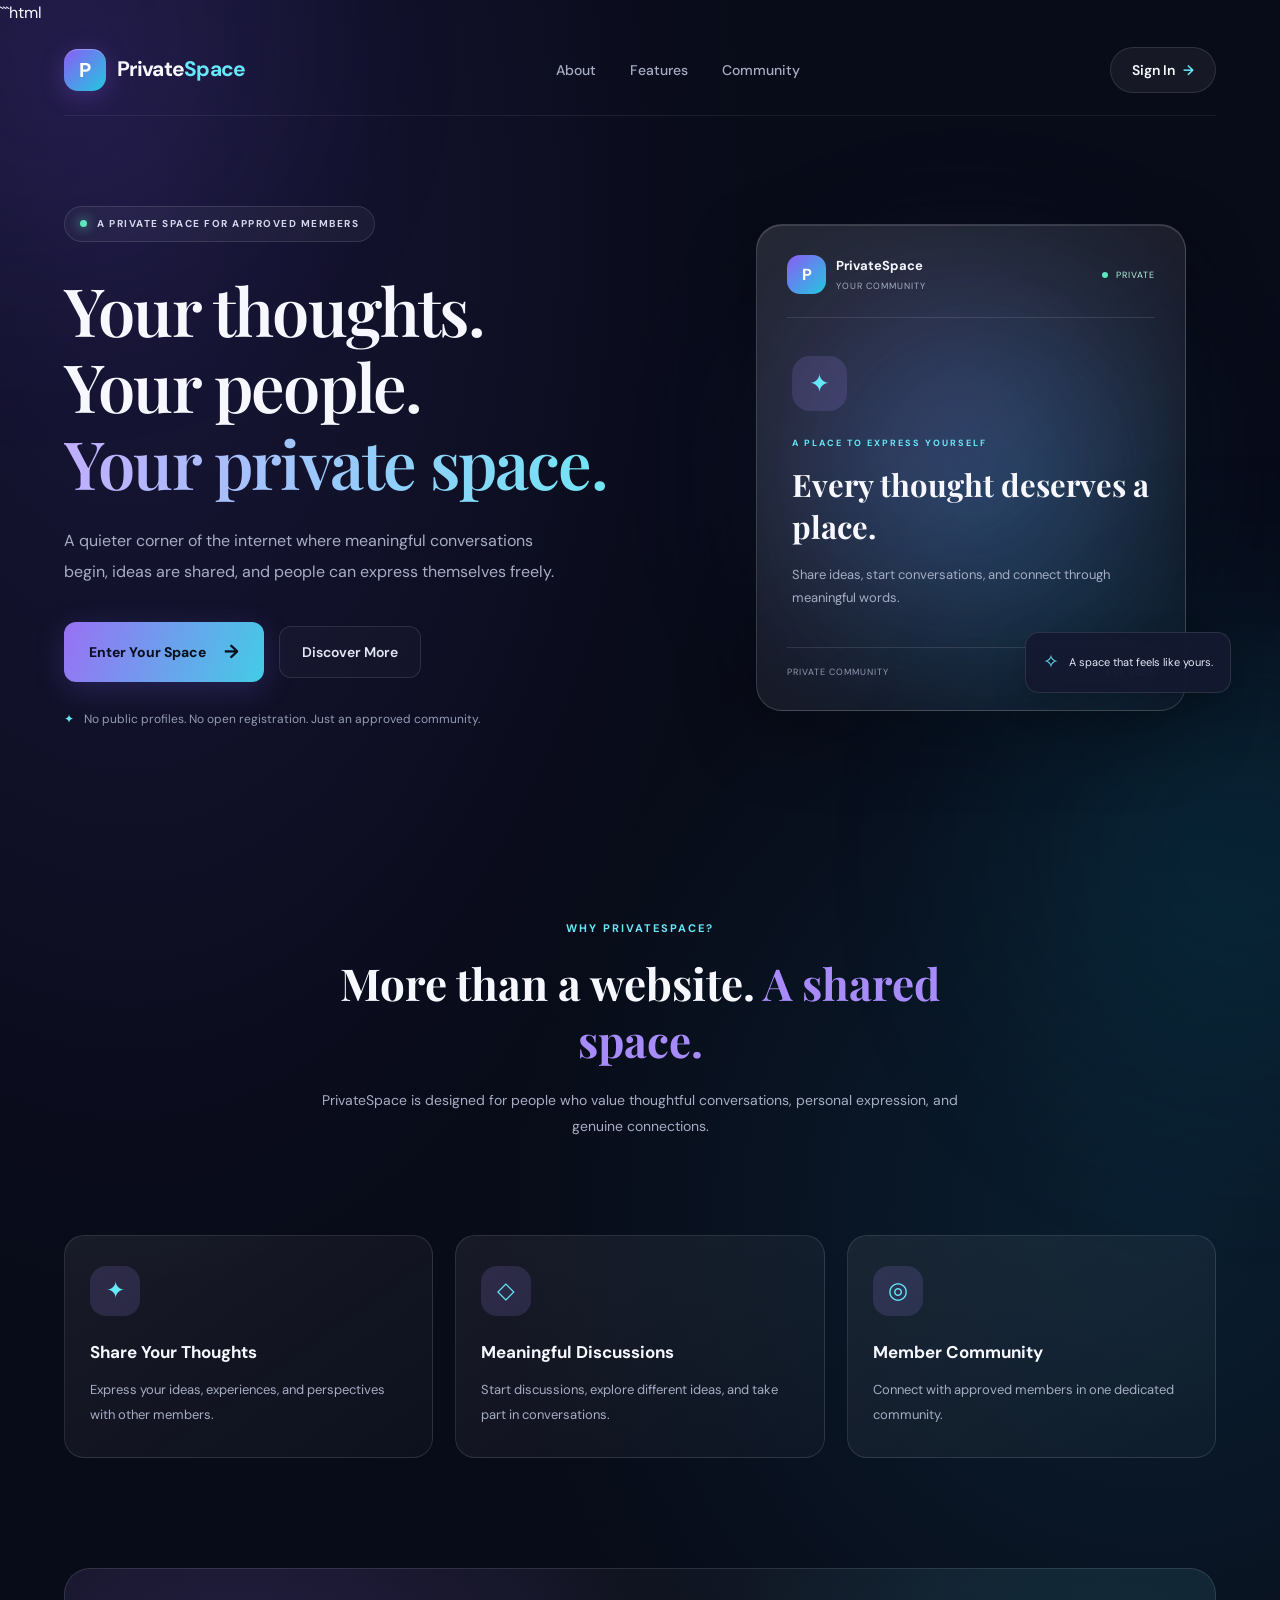
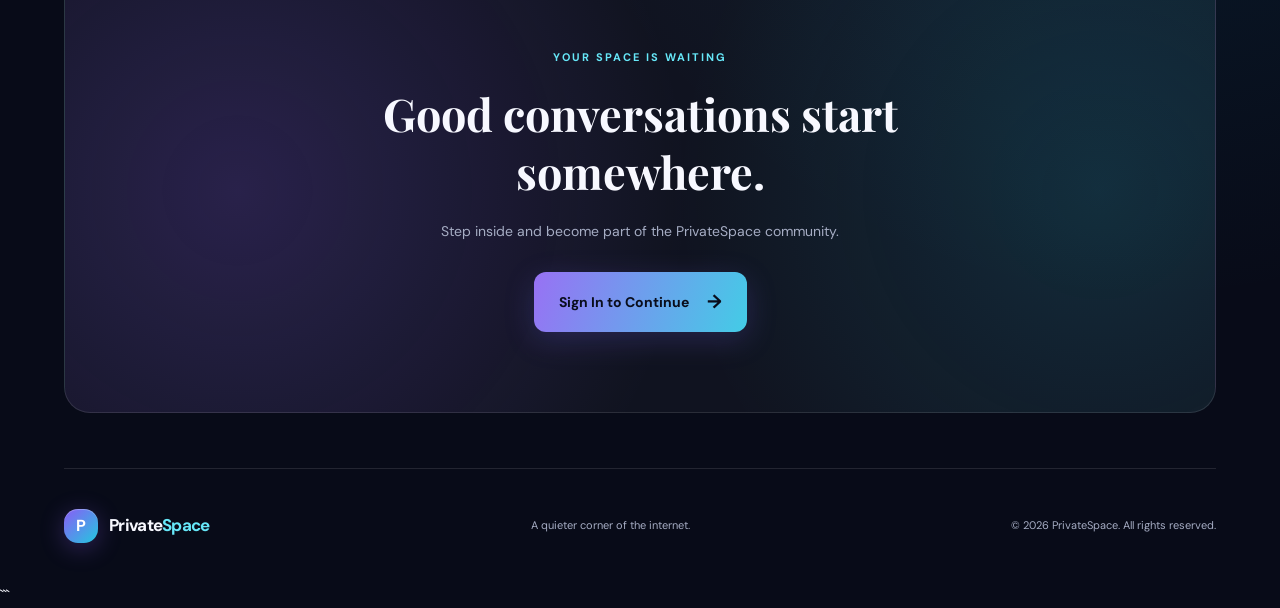
<file: index.html>
```html
<!DOCTYPE html>
<html lang="en">

<head>
    <meta charset="UTF-8">
    <meta name="viewport" content="width=device-width, initial-scale=1.0">

    <meta name="description" content="PrivateSpace is a private community for meaningful conversations, sharing ideas, and connecting with approved members.">

    <meta name="theme-color" content="#080b18">

    <title>PrivateSpace | A Place of Your Own</title>

    <!-- Website fonts -->
    <link rel="preconnect" href="https://fonts.googleapis.com">
    <link rel="preconnect" href="https://fonts.gstatic.com" crossorigin>

    <link
        href="https://fonts.googleapis.com/css2?family=DM+Sans:wght@400;500;600;700&family=Playfair+Display:wght@500;600;700&display=swap"
        rel="stylesheet">

    <!-- Main stylesheet -->
    <link rel="stylesheet" href="./style.css">
</head>

<body>

    <!-- Background lighting effects -->
    <div class="background-glow glow-one" aria-hidden="true"></div>
    <div class="background-glow glow-two" aria-hidden="true"></div>

    <div class="page-container">

        <!-- ================= HEADER ================= -->

        <header class="top-header">

            <a href="./index.html" class="brand" aria-label="PrivateSpace home">
                <span class="brand-icon">P</span>

                <span>
                    Private<span class="brand-light">Space</span>
                </span>
            </a>

            <nav class="navigation" aria-label="Main navigation">
                <a href="#about">About</a>
                <a href="#features">Features</a>
                <a href="#community">Community</a>
            </nav>

            <a href="./login.html" class="header-button">
                Sign In <span aria-hidden="true">→</span>
            </a>

        </header>


        <!-- ================= MAIN CONTENT ================= -->

        <main>

            <!-- HERO SECTION -->

            <section class="hero-section">

                <div class="hero-content">

                    <div class="hero-label">
                        <span class="status-dot"></span>
                        A PRIVATE SPACE FOR APPROVED MEMBERS
                    </div>

                    <h1>
                        Your thoughts.
                        <br>
                        Your people.
                        <br>
                        <span>Your private space.</span>
                    </h1>

                    <p class="hero-description">
                        A quieter corner of the internet where meaningful
                        conversations begin, ideas are shared, and people
                        can express themselves freely.
                    </p>

                    <div class="hero-actions">

                        <a href="./login.html" class="primary-button">
                            Enter Your Space
                            <span aria-hidden="true">→</span>
                        </a>

                        <a href="#about" class="secondary-button">
                            Discover More
                        </a>

                    </div>

                    <div class="hero-note">
                        <span aria-hidden="true">✦</span>
                        No public profiles. No open registration.
                        Just an approved community.
                    </div>

                </div>


                <!-- Decorative preview -->

                <div class="hero-visual" aria-label="PrivateSpace community preview">

                    <div class="visual-glow" aria-hidden="true"></div>

                    <div class="preview-card">

                        <div class="preview-top">

                            <div class="preview-brand">

                                <span class="preview-icon">P</span>

                                <div>
                                    <strong>PrivateSpace</strong>
                                    <small>YOUR COMMUNITY</small>
                                </div>

                            </div>

                            <span class="online-indicator">
                                <span></span> PRIVATE
                            </span>

                        </div>


                        <div class="preview-content">

                            <span class="preview-symbol">✦</span>

                            <p class="preview-small">
                                A PLACE TO EXPRESS YOURSELF
                            </p>

                            <h2>
                                Every thought
                                deserves a place.
                            </h2>

                            <p>
                                Share ideas, start conversations,
                                and connect through meaningful words.
                            </p>

                        </div>


                        <div class="preview-footer">
                            <span>PRIVATE COMMUNITY</span>
                            <span>EST. 2026</span>
                        </div>

                    </div>


                    <div class="floating-card">
                        <span aria-hidden="true">✧</span>
                        A space that feels like yours.
                    </div>

                </div>

            </section>


            <!-- ABOUT SECTION -->

            <section class="about-section" id="about">

                <div class="section-heading">

                    <span class="section-label">
                        WHY PRIVATESPACE?
                    </span>

                    <h2>
                        More than a website.
                        <span>A shared space.</span>
                    </h2>

                    <p>
                        PrivateSpace is designed for people who value
                        thoughtful conversations, personal expression,
                        and genuine connections.
                    </p>

                </div>

            </section>


            <!-- FEATURES SECTION -->

            <section class="features-section" id="features">

                <article class="feature-card">

                    <div class="feature-icon" aria-hidden="true">✦</div>

                    <h3>Share Your Thoughts</h3>

                    <p>
                        Express your ideas, experiences,
                        and perspectives with other members.
                    </p>

                </article>


                <article class="feature-card">

                    <div class="feature-icon" aria-hidden="true">◇</div>

                    <h3>Meaningful Discussions</h3>

                    <p>
                        Start discussions, explore different ideas,
                        and take part in conversations.
                    </p>

                </article>


                <article class="feature-card">

                    <div class="feature-icon" aria-hidden="true">◎</div>

                    <h3>Member Community</h3>

                    <p>
                        Connect with approved members in one
                        dedicated community.
                    </p>

                </article>

            </section>


            <!-- COMMUNITY SECTION -->

            <section class="community-section" id="community">

                <div class="community-content">

                    <span class="section-label">
                        YOUR SPACE IS WAITING
                    </span>

                    <h2>
                        Good conversations
                        start somewhere.
                    </h2>

                    <p>
                        Step inside and become part of
                        the PrivateSpace community.
                    </p>

                    <a href="./login.html" class="primary-button">
                        Sign In to Continue
                        <span aria-hidden="true">→</span>
                    </a>

                </div>

            </section>

        </main>


        <!-- ================= FOOTER ================= -->

        <footer class="page-footer">

            <a href="./index.html" class="brand" aria-label="PrivateSpace home">

                <span class="brand-icon">P</span>

                <span>
                    Private<span class="brand-light">Space</span>
                </span>

            </a>

            <p>
                A quieter corner of the internet.
            </p>

            <span class="copyright">
                © 2026 PrivateSpace. All rights reserved.
            </span>

        </footer>

    </div>

</body>
</html>
```
</file>
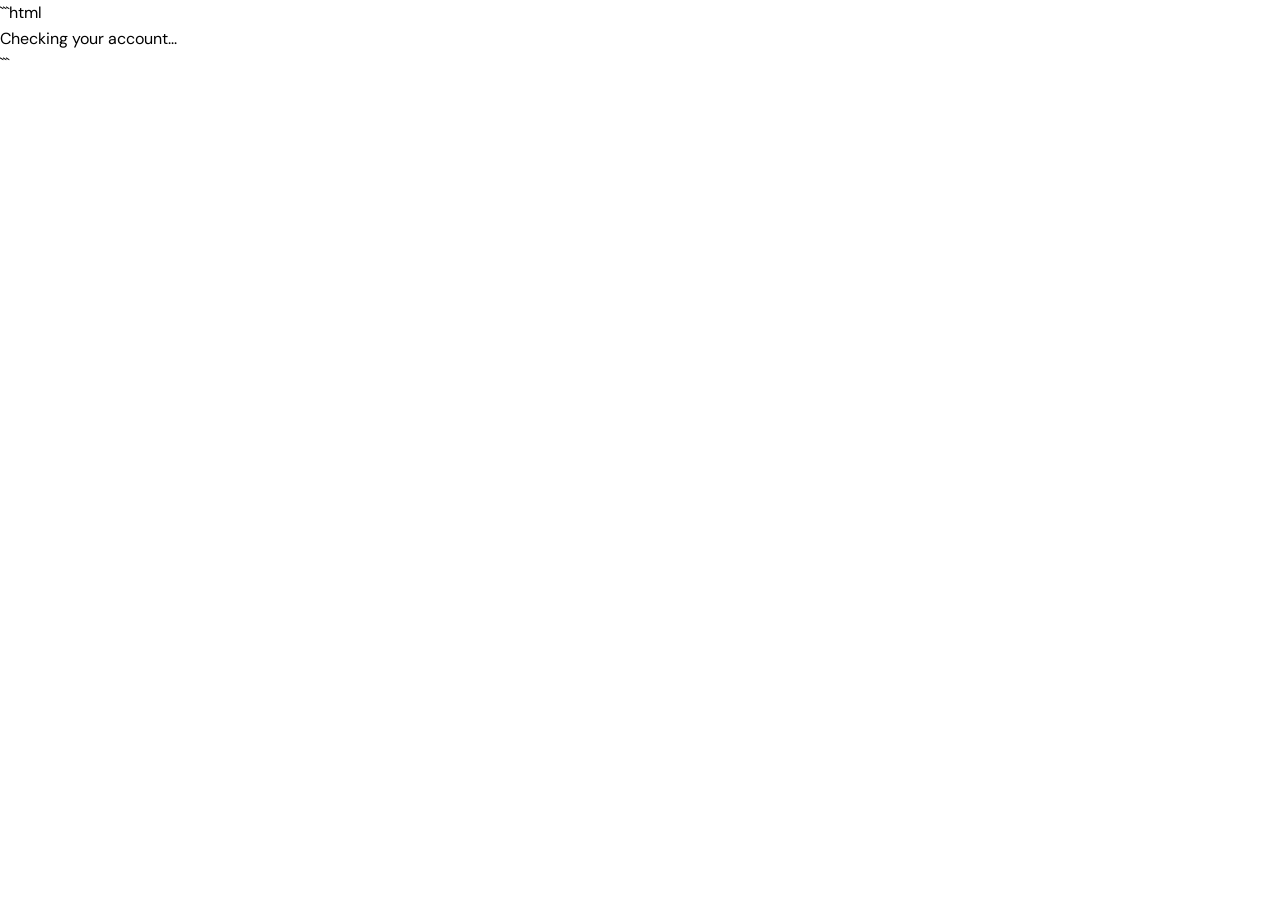
<file: discussions.html>
```html
<!DOCTYPE html>
<html lang="en">

<head>
    <meta charset="UTF-8">
    <meta name="viewport" content="width=device-width, initial-scale=1.0">

    <title>Discussions | PrivateSpace</title>

    <!-- Fonts -->
    <link rel="preconnect" href="https://fonts.googleapis.com">
    <link rel="preconnect" href="https://fonts.gstatic.com" crossorigin>

    <link href="https://fonts.googleapis.com/css2?family=DM+Sans:wght@400;500;600;700&family=Playfair+Display:wght@600;700&display=swap"
        rel="stylesheet">

    <!-- CSS files: both in the root folder -->
    <link rel="stylesheet" href="./main.css">
    <link rel="stylesheet" href="./discussions.css">
</head>

<body>

    <!-- ACCOUNT CHECKING -->
    <div id="authLoading" class="loading-screen">
        <div class="loading-icon"></div>
        <p>Checking your account...</p>
    </div>

    <!-- PROTECTED PAGE -->
    <div id="protectedContent" hidden>

        <!-- HEADER -->
        <header class="dashboard-header">

            <a href="./main.html" class="brand">
                <span class="brand-icon">P</span>
                <span>Private<span class="brand-light">Space</span></span>
            </a>

            <nav class="top-navigation">
                <a href="./main.html">Home</a>
                <a href="./discussions.html" class="active">Discussions</a>
                <a href="./profile.html">My Profile</a>
            </nav>

            <div class="header-actions">

                <a href="./notifications.html"
                   class="notification-link"
                   aria-label="Notifications">

                    <span class="notification-icon">♧</span>
                    <span>Notifications</span>

                    <span id="notificationBadge"
                          class="notification-badge"
                          hidden>0</span>
                </a>

                <span class="member-label" id="memberName">
                    Member
                </span>

                <button id="logoutButton"
                        class="logout-button"
                        type="button">
                    Sign out
                </button>

            </div>

        </header>

        <!-- MAIN CONTENT -->
        <main class="discussions-page">

            <!-- INTRODUCTION -->
            <section class="discussions-intro">

                <span class="section-eyebrow">
                    YOUR PRIVATE COMMUNITY
                </span>

                <h1>
                    Community <span>Discussions</span>
                </h1>

                <p>
                    Read ideas, share perspectives, and have
                    meaningful conversations with members.
                </p>

            </section>

            <!-- SEARCH -->
            <section class="discussion-tools">

                <div class="search-box">
                    <span>⌕</span>

                    <input
                        type="search"
                        id="searchInput"
                        placeholder="Search discussions or members..."
                        autocomplete="off">
                </div>

                <div id="discussionCount"
                     class="discussion-count">
                    Loading discussions...
                </div>

            </section>

            <!-- DISCUSSION FEED -->
            <section class="all-discussions">

                <div id="discussionFeed"
                     class="discussion-list">

                    <div class="empty-feed">
                        Loading community discussions...
                    </div>

                </div>

            </section>

            <!-- FOOTER -->
            <footer class="dashboard-footer">
                <p>
                    PrivateSpace · A community built on respect and trust.
                </p>
            </footer>

        </main>

    </div>

    <!-- FULL DISCUSSION MODAL -->
    <div id="discussionModal"
         class="discussion-modal"
         hidden>

        <div class="discussion-modal-backdrop"
             id="modalBackdrop"></div>

        <section class="discussion-modal-content"
                 role="dialog"
                 aria-modal="true"
                 aria-labelledby="modalTitle">

            <!-- MODAL HEADER -->
            <div class="modal-header">

                <div>
                    <span class="section-eyebrow">
                        COMMUNITY CONVERSATION
                    </span>

                    <h2 id="modalTitle">
                        Discussion
                    </h2>
                </div>

                <button id="closeDiscussionModal"
                        class="modal-close"
                        type="button"
                        aria-label="Close discussion">
                    ×
                </button>

            </div>

            <!-- COMPLETE DISCUSSION -->
            <div id="modalPostContent"
                 class="modal-post-content">
            </div>

            <!-- COMMENTS -->
            <section class="comments-section">

                <div class="comments-heading">
                    <h3>Comments</h3>
                    <span id="commentCount">0 comments</span>
                </div>

                <div id="commentList"
                     class="comment-list">
                </div>

                <!-- ADD COMMENT -->
                <form id="commentForm"
                      class="comment-form">

                    <textarea
                        id="commentInput"
                        maxlength="2000"
                        rows="2"
                        placeholder="Write a comment..."
                        required></textarea>

                    <button type="submit"
                            id="commentSubmitButton">
                        Comment
                    </button>

                    <p id="commentMessage"
                       class="form-message"></p>

                </form>

            </section>

        </section>

    </div>

    <!-- JAVASCRIPT -->
    <script type="module" src="./discussions.js"></script>

</body>
</html>
```
</file>
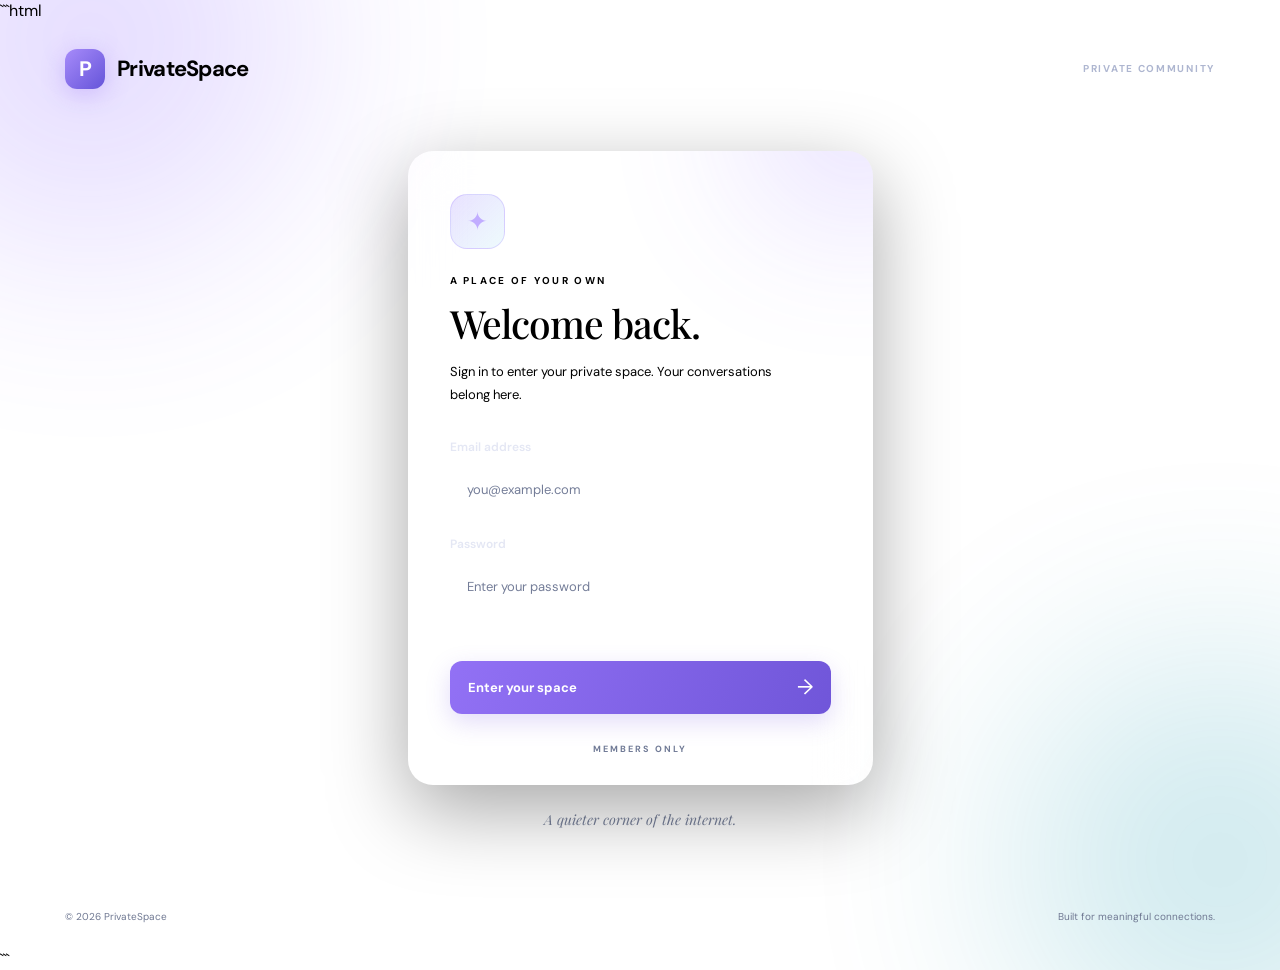
<file: information.html>
```html
<!DOCTYPE html>
<html lang="en">

<head>
    <meta charset="UTF-8">
    <meta name="viewport" content="width=device-width, initial-scale=1.0">

    <meta name="description" content="Sign in to PrivateSpace, your private community for meaningful conversations.">
    <meta name="theme-color" content="#080b18">

    <title>PrivateSpace | Sign In</title>

    <!-- Website fonts -->
    <link rel="preconnect" href="https://fonts.googleapis.com">
    <link rel="preconnect" href="https://fonts.gstatic.com" crossorigin>

    <link
        href="https://fonts.googleapis.com/css2?family=DM+Sans:wght@400;500;600;700&family=Playfair+Display:wght@500;600&display=swap"
        rel="stylesheet">

    <!-- Login page stylesheet -->
    <link rel="stylesheet" href="./login.css">
</head>

<body>

    <!-- Background lighting effects -->
    <div class="background-glow glow-one" aria-hidden="true"></div>
    <div class="background-glow glow-two" aria-hidden="true"></div>

    <main class="page-container">

        <!-- ================= HEADER ================= -->

        <header class="top-header">

            <a href="./index.html" class="brand" aria-label="PrivateSpace home">

                <span class="brand-icon">P</span>

                <span>
                    Private<span class="brand-light">Space</span>
                </span>

            </a>

            <div class="private-label">
                <span class="status-dot"></span>
                PRIVATE COMMUNITY
            </div>

        </header>


        <!-- ================= LOGIN SECTION ================= -->

        <section class="login-section">

            <div class="login-card">

                <div class="card-decoration" aria-hidden="true"></div>

                <!-- Welcome icon -->
                <div class="welcome-icon" aria-hidden="true">
                    <span>✦</span>
                </div>

                <p class="eyebrow">
                    A PLACE OF YOUR OWN
                </p>

                <h1>
                    Welcome <span>back.</span>
                </h1>

                <p class="subtitle">
                    Sign in to enter your private space.
                    Your conversations belong here.
                </p>


                <!-- LOGIN FORM -->

                <form id="loginForm">

                    <!-- Email address -->
                    <div class="form-group">

                        <label for="email">
                            Email address
                        </label>

                        <input
                            type="email"
                            id="email"
                            name="email"
                            placeholder="you@example.com"
                            autocomplete="email"
                            autocapitalize="none"
                            spellcheck="false"
                            required
                        >

                    </div>


                    <!-- Password -->
                    <div class="form-group">

                        <div class="password-heading">

                            <label for="password">
                                Password
                            </label>

                        </div>

                        <input
                            type="password"
                            id="password"
                            name="password"
                            placeholder="Enter your password"
                            autocomplete="current-password"
                            required
                        >

                    </div>


                    <!-- Login success and error messages -->
                    <p
                        id="loginMessage"
                        class="login-message"
                        role="status"
                        aria-live="polite">
                    </p>


                    <!-- Submit button -->
                    <button type="submit" id="loginButton">

                        <span>Enter your space</span>

                        <span class="button-arrow" aria-hidden="true">
                            →
                        </span>

                    </button>

                </form>


                <!-- Card footer -->
                <div class="card-footer">

                    <span class="footer-line"></span>

                    <span>MEMBERS ONLY</span>

                    <span class="footer-line"></span>

                </div>

            </div>


            <!-- Bottom message -->
            <p class="bottom-note">
                A quieter corner of the internet.
            </p>

        </section>


        <!-- ================= FOOTER ================= -->

        <footer class="page-footer">

            <span>
                © 2026 PrivateSpace
            </span>

            <span>
                Built for meaningful connections.
            </span>

        </footer>

    </main>


    <!-- Login functionality -->
    <script type="module" src="./login.js"></script>

</body>
</html>
```
</file>
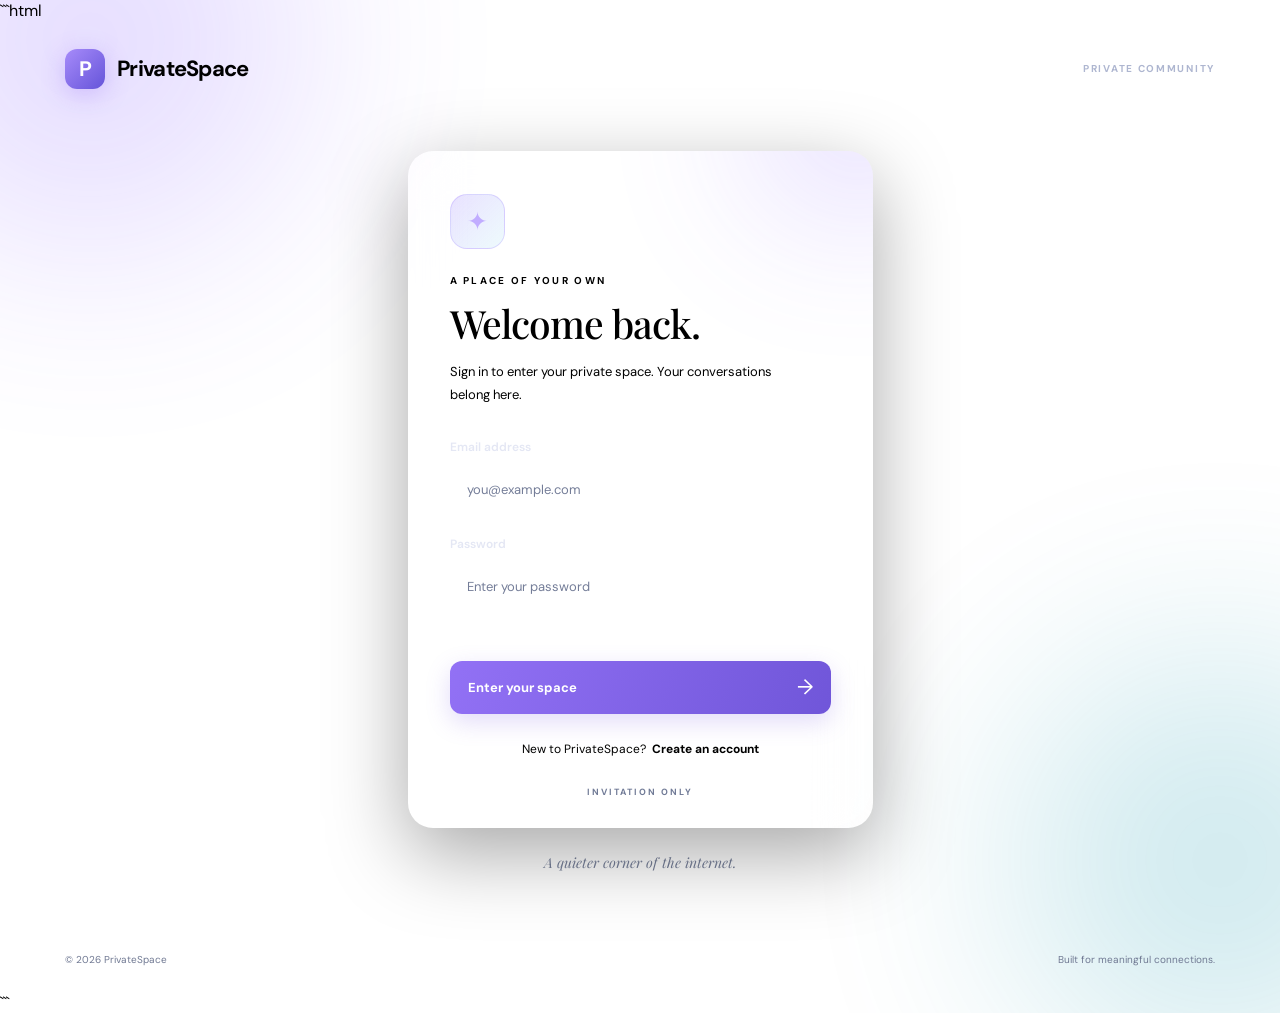
<file: login.html>
```html
<!DOCTYPE html>
<html lang="en">

<head>
    <meta charset="UTF-8">
    <meta name="viewport" content="width=device-width, initial-scale=1.0">

    <meta name="description" content="Sign in or request access to the PrivateSpace community.">
    <meta name="theme-color" content="#080b18">

    <title>PrivateSpace | Account Access</title>

    <!-- Website fonts -->
    <link rel="preconnect" href="https://fonts.googleapis.com">
    <link rel="preconnect" href="https://fonts.gstatic.com" crossorigin>

    <link
        href="https://fonts.googleapis.com/css2?family=DM+Sans:wght@400;500;600;700&family=Playfair+Display:wght@500;600&display=swap"
        rel="stylesheet">

    <!-- Login and signup design -->
    <link rel="stylesheet" href="./login.css">
</head>

<body>

    <!-- Background lighting -->
    <div class="background-glow glow-one" aria-hidden="true"></div>
    <div class="background-glow glow-two" aria-hidden="true"></div>

    <main class="page-container">

        <!-- ================= HEADER ================= -->

        <header class="top-header">

            <a href="./index.html" class="brand" aria-label="PrivateSpace home">

                <span class="brand-icon">P</span>

                <span>
                    Private<span class="brand-light">Space</span>
                </span>

            </a>

            <div class="private-label">
                <span class="status-dot"></span>
                PRIVATE COMMUNITY
            </div>

        </header>


        <!-- ================= ACCOUNT ACCESS ================= -->

        <section class="login-section">

            <div class="login-card">

                <div class="card-decoration" aria-hidden="true"></div>

                <!-- Welcome icon -->
                <div class="welcome-icon" aria-hidden="true">
                    <span>✦</span>
                </div>

                <!-- Page heading -->
                <p class="eyebrow">
                    A PLACE OF YOUR OWN
                </p>

                <h1 id="pageTitle">
                    Welcome <span>back.</span>
                </h1>

                <p class="subtitle" id="pageSubtitle">
                    Sign in to enter your private space.
                    Your conversations belong here.
                </p>


                <!-- ================= SIGN IN FORM ================= -->

                <form id="loginForm">

                    <div class="form-group">

                        <label for="email">
                            Email address
                        </label>

                        <input
                            type="email"
                            id="email"
                            name="email"
                            placeholder="you@example.com"
                            autocomplete="email"
                            autocapitalize="none"
                            spellcheck="false"
                            required
                        >

                    </div>


                    <div class="form-group">

                        <div class="password-heading">

                            <label for="password">
                                Password
                            </label>

                        </div>

                        <input
                            type="password"
                            id="password"
                            name="password"
                            placeholder="Enter your password"
                            autocomplete="current-password"
                            required
                        >

                    </div>


                    <!-- Login feedback -->
                    <p
                        id="loginMessage"
                        class="login-message"
                        role="status"
                        aria-live="polite">
                    </p>


                    <button type="submit" id="loginButton">

                        <span>Enter your space</span>

                        <span class="button-arrow" aria-hidden="true">
                            →
                        </span>

                    </button>

                </form>


                <!-- ================= CREATE ACCOUNT FORM ================= -->

                <form id="signupForm" hidden>

                    <div class="form-group">

                        <label for="signupName">
                            Your name
                        </label>

                        <input
                            type="text"
                            id="signupName"
                            name="name"
                            placeholder="Enter your name"
                            autocomplete="name"
                            maxlength="60"
                            required
                        >

                    </div>


                    <div class="form-group">

                        <label for="signupEmail">
                            Email address
                        </label>

                        <input
                            type="email"
                            id="signupEmail"
                            name="email"
                            placeholder="you@example.com"
                            autocomplete="email"
                            autocapitalize="none"
                            spellcheck="false"
                            required
                        >

                    </div>


                    <div class="form-group">

                        <label for="signupPassword">
                            Create password
                        </label>

                        <input
                            type="password"
                            id="signupPassword"
                            name="password"
                            placeholder="At least 8 characters"
                            autocomplete="new-password"
                            minlength="8"
                            required
                        >

                    </div>


                    <!-- Signup feedback -->
                    <p
                        id="signupMessage"
                        class="login-message"
                        role="status"
                        aria-live="polite">
                    </p>


                    <button type="submit" id="signupButton">

                        <span>Request access</span>

                        <span class="button-arrow" aria-hidden="true">
                            →
                        </span>

                    </button>


                    <!-- Approval information -->
                    <div class="signup-note">
                        Creating an account does not give immediate access.
                        Your request must be reviewed and approved by an
                        administrator before you can enter PrivateSpace.
                    </div>

                </form>


                <!-- ================= FORM SWITCH ================= -->

                <div class="auth-switch">

                    <span id="switchText">
                        New to PrivateSpace?
                    </span>

                    <button
                        type="button"
                        id="switchAuthButton">
                        Create an account
                    </button>

                </div>


                <!-- Card footer -->
                <div class="card-footer">

                    <span class="footer-line"></span>

                    <span>INVITATION ONLY</span>

                    <span class="footer-line"></span>

                </div>

            </div>


            <!-- Bottom message -->
            <p class="bottom-note">
                A quieter corner of the internet.
            </p>

        </section>


        <!-- ================= FOOTER ================= -->

        <footer class="page-footer">

            <span>
                © 2026 PrivateSpace
            </span>

            <span>
                Built for meaningful connections.
            </span>

        </footer>

    </main>


    <!-- Account functionality -->
    <script type="module" src="./login.js"></script>

</body>
</html>
```
</file>
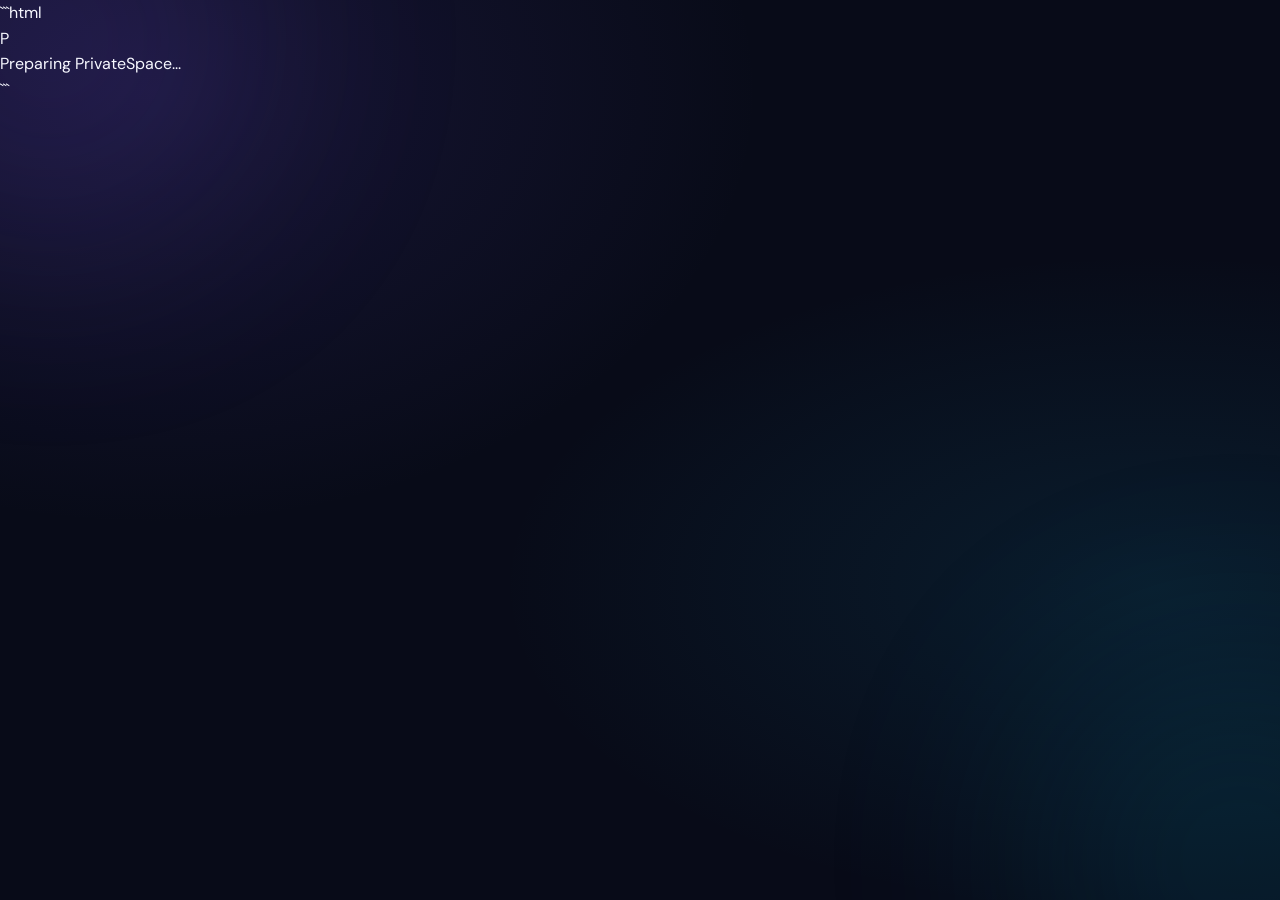
<file: main.html>
```html
<!DOCTYPE html>
<html lang="en">

<head>
    <meta charset="UTF-8">
    <meta name="viewport" content="width=device-width, initial-scale=1.0">

    <meta name="description"
        content="Welcome to PrivateSpace, a private community where approved members can connect, share ideas and have meaningful conversations.">

    <meta name="theme-color" content="#080d1b">

    <title>PrivateSpace | Home</title>

    <!-- Google Fonts -->
    <link rel="preconnect" href="https://fonts.googleapis.com">
    <link rel="preconnect" href="https://fonts.gstatic.com" crossorigin>

    <link
        href="https://fonts.googleapis.com/css2?family=DM+Sans:wght@400;500;600;700;800&family=Playfair+Display:wght@600;700&display=swap"
        rel="stylesheet">

    <!-- Main Stylesheet -->
    <link rel="stylesheet" href="./main.css">
</head>

<body>

    <!-- Background Effects -->
    <div class="background-glow glow-one" aria-hidden="true"></div>
    <div class="background-glow glow-two" aria-hidden="true"></div>

    <!-- Loading Screen -->
    <div id="authLoading"
        class="loading-screen"
        role="status"
        aria-live="polite">

        <div class="loading-icon" aria-hidden="true">P</div>

        <p>Preparing PrivateSpace...</p>
    </div>

    <!-- Protected Member Content -->
    <div id="protectedContent" hidden>

        <!-- HEADER -->
        <header class="site-header">

            <!-- Brand -->
            <a href="./main.html"
                class="brand"
                aria-label="PrivateSpace home">

                <span class="brand-icon" aria-hidden="true">P</span>

                <span>
                    Private<span class="brand-light">Space</span>
                </span>

            </a>

            <!-- Navigation -->
            <nav class="top-navigation" aria-label="Main navigation">

                <a href="./main.html" class="active" aria-current="page">
                    Home
                </a>

                <a href="./discussions.html">
                    Discussions
                </a>

                <a href="./profile.html">
                    My Profile
                </a>

            </nav>

            <!-- Header Actions -->
            <div class="header-actions">

                <span class="online-indicator"
                    aria-hidden="true"></span>

                <span class="member-label">
                    PRIVATE COMMUNITY
                </span>

                <button
                    id="logoutButton"
                    class="logout-button"
                    type="button">

                    Sign out

                </button>

            </div>

        </header>

        <!-- MAIN CONTENT -->
        <main class="home-container">

            <!-- HERO SECTION -->
            <section class="hero-section">

                <span class="hero-label">

                    <span class="hero-label-dot"
                        aria-hidden="true"></span>

                    YOUR PRIVATE ONLINE COMMUNITY

                </span>

                <h1>
                    A space to connect.<br>
                    <span>A place to belong.</span>
                </h1>

                <p class="hero-description">

                    Welcome to PrivateSpace — a members-only community
                    where people can share ideas, have meaningful
                    conversations and stay connected.

                </p>

                <!-- Main Actions -->
                <div class="hero-actions">

                    <a href="./discussions.html"
                        class="primary-button">

                        Explore discussions
                        <span aria-hidden="true">→</span>

                    </a>

                    <a href="./profile.html"
                        class="secondary-button">

                        View my profile

                    </a>

                </div>

                <!-- Dynamic Member Greeting -->
                <p
                    class="welcome-member"
                    id="memberGreeting"
                    aria-live="polite">

                    Welcome to your community.

                </p>

                <div class="hero-decoration"
                    aria-hidden="true">✦</div>

            </section>

            <!-- ABOUT SECTION -->
            <section
                class="content-section about-section"
                id="about">

                <div class="section-label">
                    GET TO KNOW US
                </div>

                <h2>
                    What is <span>PrivateSpace?</span>
                </h2>

                <p class="section-description">

                    PrivateSpace is a private online community created
                    to bring approved members together in one welcoming
                    digital space.

                </p>

                <p class="about-detail">

                    It gives members a place to express their thoughts,
                    exchange ideas, discover different perspectives
                    and build meaningful connections. Our goal is to
                    make online conversations more personal, respectful
                    and enjoyable.

                </p>

            </section>

            <!-- FEATURES SECTION -->
            <section
                class="content-section features-section"
                id="features">

                <div class="section-label">
                    EXPLORE THE EXPERIENCE
                </div>

                <h2>
                    Everything in <span>one space.</span>
                </h2>

                <p class="section-description">

                    Simple tools designed to help our community
                    communicate and grow together.

                </p>

                <div class="feature-grid">

                    <article class="feature-card">

                        <div class="feature-icon"
                            aria-hidden="true">✧</div>

                        <h3>Meaningful discussions</h3>

                        <p>
                            Share your thoughts, ask questions
                            and take part in conversations.
                        </p>

                    </article>

                    <article class="feature-card">

                        <div class="feature-icon"
                            aria-hidden="true">◎</div>

                        <h3>Member profiles</h3>

                        <p>
                            Discover community members and
                            learn more about their public profiles.
                        </p>

                    </article>

                    <article class="feature-card">

                        <div class="feature-icon"
                            aria-hidden="true">♡</div>

                        <h3>A respectful community</h3>

                        <p>
                            Connect with others in a space
                            built around kindness and respect.
                        </p>

                    </article>

                    <article class="feature-card">

                        <div class="feature-icon"
                            aria-hidden="true">◈</div>

                        <h3>Stay updated</h3>

                        <p>
                            Keep up with important announcements
                            and newly introduced features.
                        </p>

                    </article>

                    <article class="feature-card">

                        <div class="feature-icon"
                            aria-hidden="true">⌕</div>

                        <h3>Find conversations</h3>

                        <p>
                            Search discussions and explore
                            topics shared by members.
                        </p>

                    </article>

                    <article class="feature-card">

                        <div class="feature-icon"
                            aria-hidden="true">✦</div>

                        <h3>Private membership</h3>

                        <p>
                            A community space designed for
                            approved members.
                        </p>

                    </article>

                </div>

            </section>

            <!-- COMMUNITY VALUES -->
            <section class="values-section">

                <div class="section-label">
                    OUR COMMUNITY VALUES
                </div>

                <h2>
                    Good conversations start with
                    <span>respect.</span>
                </h2>

                <div class="values-list">

                    <div>
                        01
                        <span>Respect different opinions.</span>
                    </div>

                    <div>
                        02
                        <span>Share thoughtfully and responsibly.</span>
                    </div>

                    <div>
                        03
                        <span>Respect everyone's privacy.</span>
                    </div>

                    <div>
                        04
                        <span>Help make the community welcoming.</span>
                    </div>

                </div>

            </section>

            <!-- ADMIN ANNOUNCEMENTS -->
            <section
                class="content-section updates-section"
                id="updates">

                <div class="section-label">
                    OFFICIAL ANNOUNCEMENTS
                </div>

                <h2>
                    What's <span>new?</span>
                </h2>

                <p class="section-description">

                    Discover new features, improvements and important
                    announcements published by the PrivateSpace admin.

                </p>

                <!-- JavaScript can load announcements here -->
                <div
                    id="updatesList"
                    class="updates-list"
                    aria-live="polite">

                    <div class="update-empty">

                        <div class="update-empty-icon"
                            aria-hidden="true">✧</div>

                        <h3>Nothing new just yet.</h3>

                        <p>

                            When the administrator publishes an update,
                            it will appear here.

                        </p>

                    </div>

                </div>

            </section>

            <!-- CLOSING SECTION -->
            <section class="closing-section">

                <div class="closing-symbol"
                    aria-hidden="true">✦</div>

                <h2>
                    Your space.<br>
                    <span>Your community.</span>
                </h2>

                <p>

                    Every meaningful connection begins
                    with a conversation.

                </p>

                <a href="./discussions.html"
                    class="primary-button">

                    Join the conversation
                    <span aria-hidden="true">→</span>

                </a>

            </section>

        </main>

        <!-- FOOTER -->
        <footer class="site-footer">

            <a href="./main.html"
                class="footer-brand"
                aria-label="PrivateSpace home">

                Private<span>Space</span>

            </a>

            <p>
                A community built on respect and trust.
            </p>

            <span>
                © 2026 PrivateSpace
            </span>

        </footer>

    </div>

    <!-- Main JavaScript -->
    <script type="module" src="./main.js"></script>

</body>

</html>
```
</file>
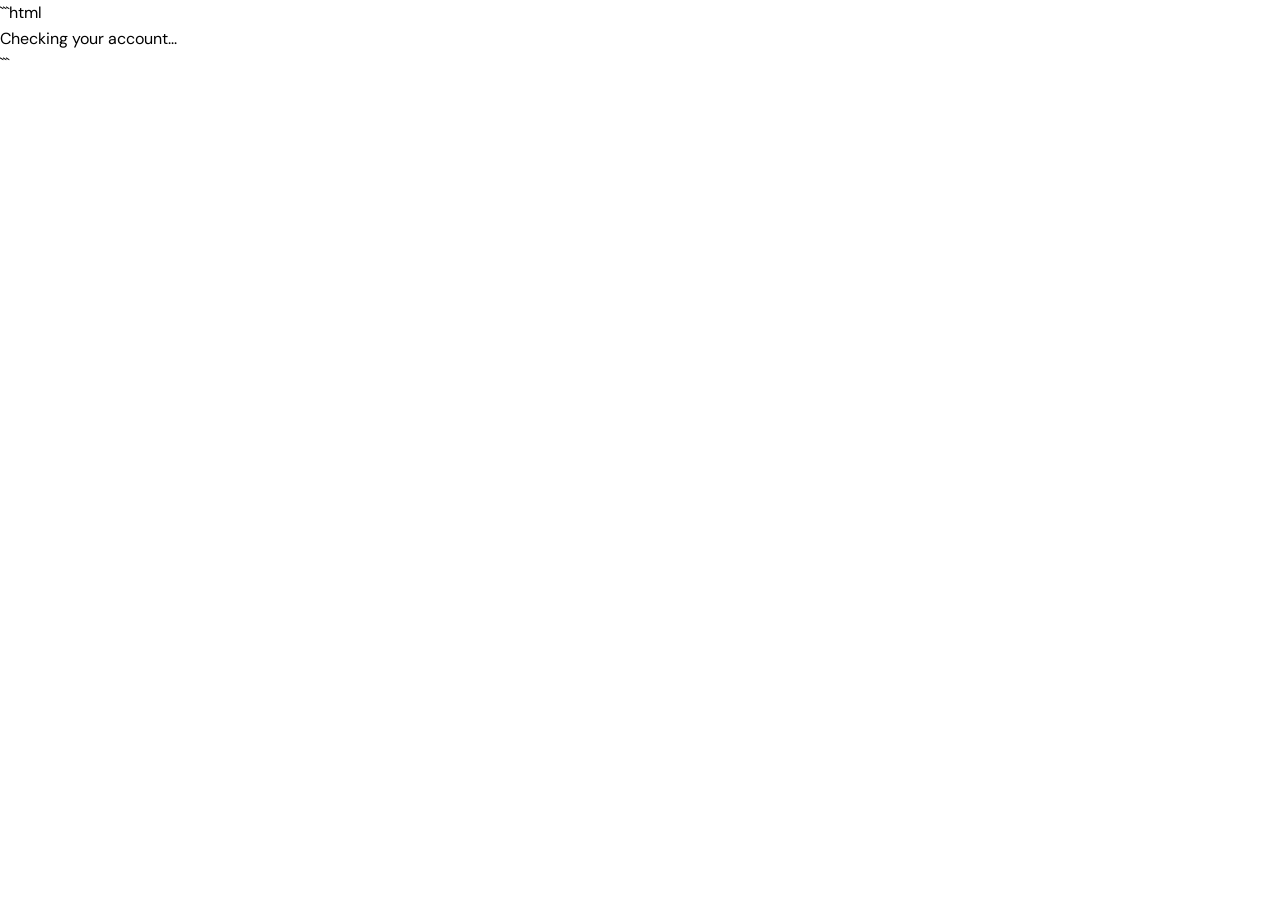
<file: notifications.html>
```html
<!DOCTYPE html>
<html lang="en">

<head>
    <meta charset="UTF-8">
    <meta name="viewport" content="width=device-width, initial-scale=1.0">

    <meta name="description" content="Stay updated with activity and conversations in your PrivateSpace community.">
    <meta name="theme-color" content="#080d1c">

    <title>Notifications | PrivateSpace</title>

    <!-- Fonts -->
    <link rel="preconnect" href="https://fonts.googleapis.com">
    <link rel="preconnect" href="https://fonts.gstatic.com" crossorigin>

    <link
        href="https://fonts.googleapis.com/css2?family=DM+Sans:wght@400;500;600;700&family=Playfair+Display:wght@600;700&display=swap"
        rel="stylesheet">

    <!-- Stylesheets -->
    <link rel="stylesheet" href="./main.css">
    <link rel="stylesheet" href="./notifications.css">
</head>

<body>

    <!-- ACCOUNT CHECKING SCREEN -->
    <div id="authLoading" class="loading-screen">
        <div class="loading-icon"></div>
        <p>Checking your account...</p>
    </div>


    <!-- PROTECTED CONTENT -->
    <div id="protectedContent" hidden>

        <!-- HEADER -->
        <header class="dashboard-header">

            <a href="./main.html" class="brand" aria-label="PrivateSpace home">
                <span class="brand-icon">P</span>
                <span>Private<span class="brand-light">Space</span></span>
            </a>

            <nav class="top-navigation" aria-label="Main navigation">
                <a href="./main.html">Home</a>
                <a href="./discussions.html">Discussions</a>
                <a href="./profile.html">My Profile</a>
                <a href="./notifications.html" aria-current="page">
                    Notifications
                </a>
            </nav>

            <div class="header-actions">

                <span id="memberName" class="member-label">
                    Member
                </span>

                <button
                    id="logoutButton"
                    class="logout-button"
                    type="button">
                    Sign out
                </button>

            </div>

        </header>


        <!-- NOTIFICATIONS PAGE -->
        <main class="notifications-page">

            <!-- INTRODUCTION -->
            <section class="notifications-intro">

                <span class="section-eyebrow">
                    STAY CONNECTED
                </span>

                <h1>Your <span>Notifications</span></h1>

                <p>
                    Keep track of comments, replies, and conversations
                    happening around your discussions.
                </p>

            </section>


            <!-- NOTIFICATION SUMMARY -->
            <section class="notification-summary" aria-label="Notification summary">

                <div>
                    <span class="summary-label">
                        UNREAD NOTIFICATIONS
                    </span>

                    <h2 id="unreadCount" aria-live="polite">
                        0
                    </h2>
                </div>

                <button
                    id="refreshButton"
                    class="refresh-button"
                    type="button">
                    ↻ Refresh
                </button>

            </section>


            <!-- RECENT ACTIVITY -->
            <section class="notification-section">

                <div class="notification-section-heading">

                    <h2>Recent activity</h2>

                    <button
                        id="markAllReadButton"
                        class="mark-all-button"
                        type="button">
                        Mark all as read
                    </button>

                </div>

                <!-- JavaScript displays notifications here -->
                <div
                    id="notificationList"
                    class="notification-list"
                    aria-live="polite">

                    <div class="notification-empty">
                        Loading notifications...
                    </div>

                </div>

                <!-- Status and error messages -->
                <p
                    id="notificationMessage"
                    class="notification-message"
                    role="status"
                    aria-live="polite">
                </p>

            </section>


            <!-- FOOTER -->
            <footer class="notifications-footer">
                PrivateSpace · Stay connected with your community.
            </footer>

        </main>

    </div>


    <!-- PAGE JAVASCRIPT -->
    <script type="module" src="./notifications.js"></script>

</body>
</html>
```
</file>
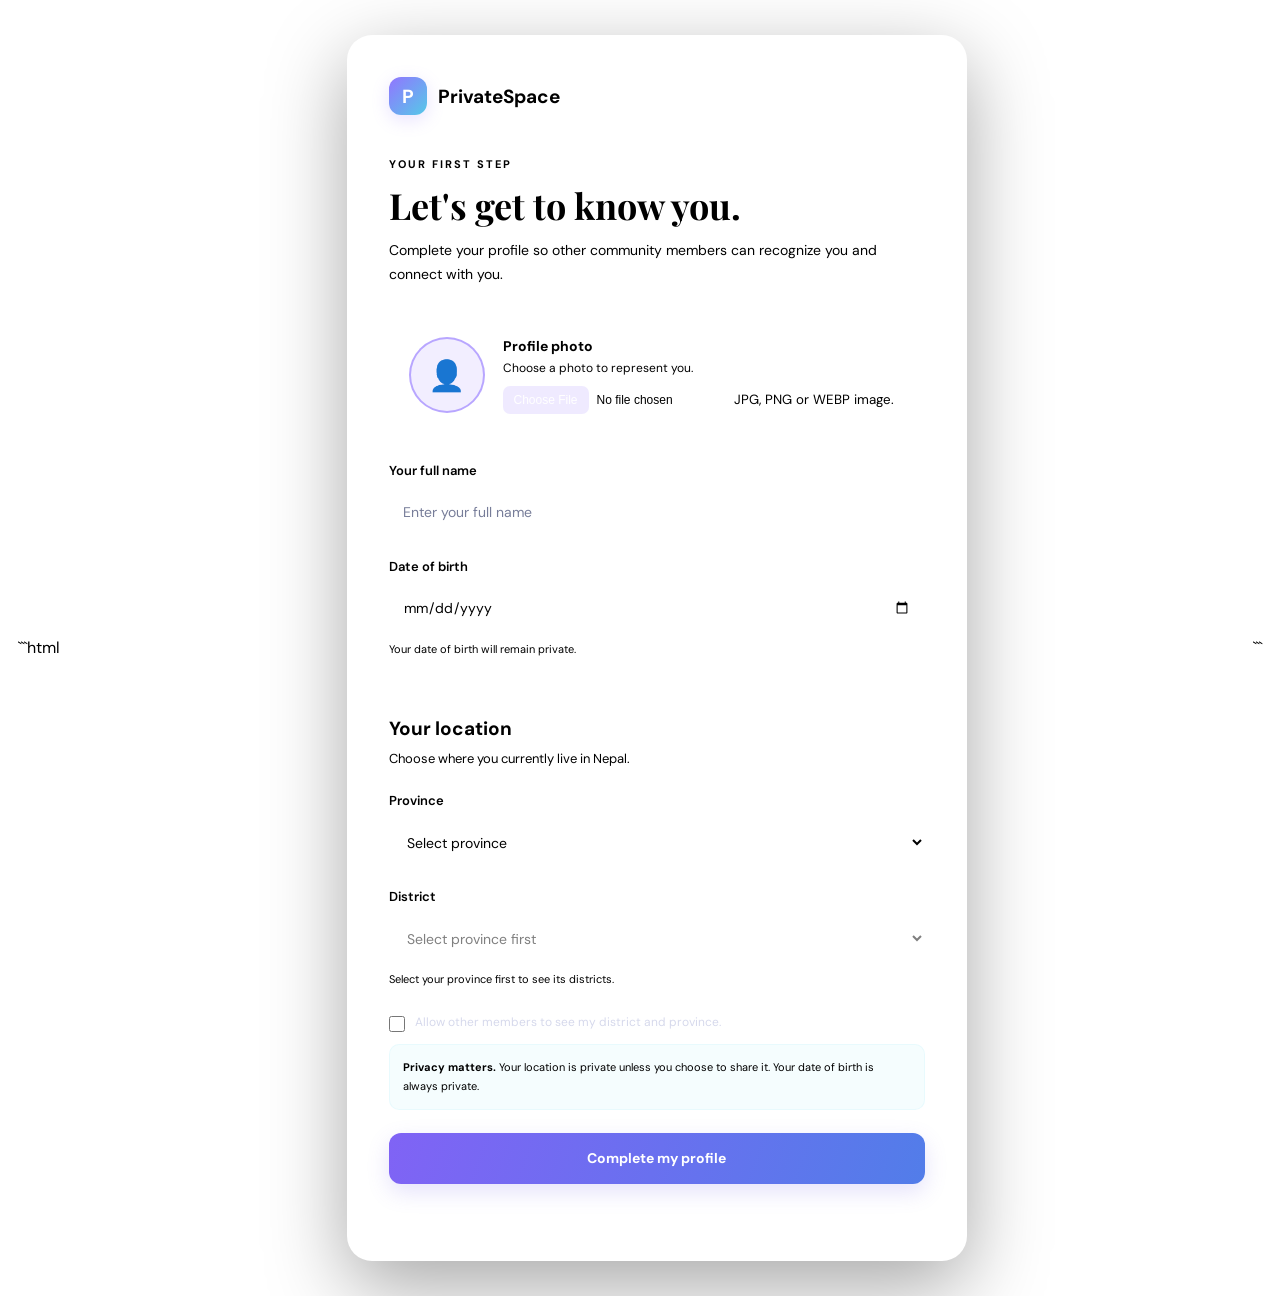
<file: profile-setup.html>
```html
<!DOCTYPE html>
<html lang="en">

<head>
    <meta charset="UTF-8">
    <meta name="viewport" content="width=device-width, initial-scale=1.0">

    <meta
        name="description"
        content="Complete your PrivateSpace member profile."
    >

    <meta name="theme-color" content="#080b18">

    <title>Complete Your Profile | PrivateSpace</title>

    <!-- Google Fonts -->
    <link rel="preconnect" href="https://fonts.googleapis.com">
    <link rel="preconnect" href="https://fonts.gstatic.com" crossorigin>

    <link
        href="https://fonts.googleapis.com/css2?family=DM+Sans:wght@400;500;600;700&family=Playfair+Display:wght@600;700&display=swap"
        rel="stylesheet"
    >

    <!-- Profile Setup CSS -->
    <link rel="stylesheet" href="./profile-setup.css">

</head>

<body>

    <main class="setup-container">

        <div class="setup-card">

            <!-- BRAND -->
            <a
                href="./index.html"
                class="brand"
                aria-label="PrivateSpace home"
                style="text-decoration: none; color: inherit;"
            >

                <span class="brand-icon">P</span>

                <span>
                    Private<span class="brand-light">Space</span>
                </span>

            </a>


            <!-- INTRODUCTION -->
            <section class="setup-heading">

                <span class="step-label">
                    YOUR FIRST STEP
                </span>

                <h1>Let's get to know you.</h1>

                <p>
                    Complete your profile so other community members
                    can recognize you and connect with you.
                </p>

            </section>


            <!-- PROFILE SETUP FORM -->
            <form id="profileSetupForm" novalidate>

                <!-- PROFILE PHOTO -->
                <section class="photo-section">

                    <div
                        class="avatar-preview"
                        id="avatarPreview"
                        aria-label="Profile photo preview"
                    >
                        <span>👤</span>
                    </div>

                    <div class="photo-details">

                        <label for="profilePhoto">
                            Profile photo
                        </label>

                        <p>
                            Choose a photo to represent you.
                        </p>

                        <input
                            type="file"
                            id="profilePhoto"
                            accept="image/jpeg,image/png,image/webp"
                            aria-describedby="photoHelp"
                        >

                        <small id="photoHelp">
                            JPG, PNG or WEBP image.
                        </small>

                    </div>

                </section>


                <!-- FULL NAME -->
                <div class="form-group">

                    <label for="fullName">
                        Your full name
                    </label>

                    <input
                        type="text"
                        id="fullName"
                        name="fullName"
                        placeholder="Enter your full name"
                        maxlength="60"
                        autocomplete="name"
                        required
                    >

                </div>


                <!-- DATE OF BIRTH -->
                <div class="form-group">

                    <label for="dateOfBirth">
                        Date of birth
                    </label>

                    <input
                        type="date"
                        id="dateOfBirth"
                        name="dateOfBirth"
                        autocomplete="bday"
                        required
                    >

                    <small>
                        Your date of birth will remain private.
                    </small>

                </div>


                <!-- LOCATION SECTION -->
                <section class="location-heading">

                    <h2>Your location</h2>

                    <p>
                        Choose where you currently live in Nepal.
                    </p>

                </section>


                <!-- PROVINCE -->
                <div class="form-group">

                    <label for="province">
                        Province
                    </label>

                    <select
                        id="province"
                        name="province"
                        required
                    >

                        <option value="">
                            Select province
                        </option>

                        <option value="Koshi">
                            Koshi Province
                        </option>

                        <option value="Madhesh">
                            Madhesh Province
                        </option>

                        <option value="Bagmati">
                            Bagmati Province
                        </option>

                        <option value="Gandaki">
                            Gandaki Province
                        </option>

                        <option value="Lumbini">
                            Lumbini Province
                        </option>

                        <option value="Karnali">
                            Karnali Province
                        </option>

                        <option value="Sudurpashchim">
                            Sudurpashchim Province
                        </option>

                    </select>

                </div>


                <!-- DISTRICT -->
                <div class="form-group">

                    <label for="district">
                        District
                    </label>

                    <select
                        id="district"
                        name="district"
                        required
                        disabled
                    >

                        <option value="">
                            Select province first
                        </option>

                    </select>

                    <small>
                        Select your province first to see its districts.
                    </small>

                </div>


                <!-- LOCATION PRIVACY -->
                <label class="privacy-option">

                    <input
                        type="checkbox"
                        id="showLocation"
                        name="showLocation"
                    >

                    <span>
                        Allow other members to see my district and province.
                    </span>

                </label>


                <!-- PRIVACY INFORMATION -->
                <div class="privacy-note">

                    <strong>Privacy matters.</strong>

                    Your location is private unless you choose to share it.
                    Your date of birth is always private.

                </div>


                <!-- SUBMIT BUTTON -->
                <button
                    type="submit"
                    id="saveProfileButton"
                >
                    Complete my profile
                </button>


                <!-- STATUS MESSAGE -->
                <p
                    id="setupMessage"
                    class="setup-message"
                    role="status"
                    aria-live="polite"
                ></p>

            </form>

        </div>

    </main>


    <!-- PROFILE SETUP JAVASCRIPT -->
    <script
        type="module"
        src="./profile-setup.js"
    ></script>

</body>

</html>
```
</file>
<file: style.css>
/*
========================================================
  PRIVATESPACE — PREMIUM MAIN WEBSITE DESIGN
  Modern Glassmorphism | Responsive | Elegant
========================================================
*/


/* ========================================
   1. DESIGN SETTINGS
======================================== */

:root {
    --background: #080b18;
    --background-light: #10162a;

    --surface: rgba(255, 255, 255, 0.055);
    --surface-hover: rgba(255, 255, 255, 0.09);
    --surface-strong: rgba(255, 255, 255, 0.1);

    --border: rgba(255, 255, 255, 0.11);
    --border-hover: rgba(167, 139, 250, 0.45);

    --white: #f7f8ff;
    --muted: #a6adc4;
    --muted-light: #c3c9dc;

    --violet: #a78bfa;
    --violet-dark: #8b5cf6;
    --cyan: #67e8f9;

    --success: #5ee6bd;

    --font-main: 'DM Sans', sans-serif;
    --font-heading: 'Playfair Display', serif;

    --radius-small: 12px;
    --radius-medium: 18px;
    --radius-large: 26px;

    --shadow-soft: 0 12px 35px rgba(0, 0, 0, 0.2);
    --shadow-large: 0 25px 75px rgba(0, 0, 0, 0.3);

    --transition: 0.3s ease;
}


/* ========================================
   2. GLOBAL RESET
======================================== */

* {
    margin: 0;
    padding: 0;
    box-sizing: border-box;
}

html {
    scroll-behavior: smooth;
    scroll-padding-top: 30px;
}

body {
    min-height: 100vh;
    overflow-x: hidden;

    background:
        radial-gradient(
            ellipse at 10% 10%,
            rgba(91, 67, 185, 0.2),
            transparent 38%
        ),
        radial-gradient(
            ellipse at 90% 55%,
            rgba(20, 150, 190, 0.14),
            transparent 40%
        ),
        var(--background);

    color: var(--white);
    font-family: var(--font-main);
    line-height: 1.6;

    -webkit-font-smoothing: antialiased;
}

a {
    color: inherit;
    text-decoration: none;
}

button,
input,
textarea {
    font: inherit;
}

button,
a {
    -webkit-tap-highlight-color: transparent;
}

button {
    cursor: pointer;
}

img {
    display: block;
    max-width: 100%;
}

::selection {
    background: rgba(167, 139, 250, 0.4);
    color: white;
}


/* ========================================
   3. BACKGROUND LIGHT EFFECTS
======================================== */

.background-glow {
    position: fixed;

    width: 420px;
    height: 420px;

    border-radius: 50%;
    filter: blur(120px);

    opacity: 0.15;
    pointer-events: none;
    z-index: -1;

    animation: glowMove 14s ease-in-out infinite alternate;
}

.glow-one {
    top: -170px;
    left: -160px;

    background: #7955e8;
}

.glow-two {
    right: -170px;
    bottom: -170px;

    background: #0891b2;
    animation-delay: 3s;
}

@keyframes glowMove {
    from {
        transform: translate(0, 0) scale(1);
    }

    to {
        transform: translate(45px, 50px) scale(1.15);
    }
}


/* ========================================
   4. PAGE CONTAINER
======================================== */

.page-container {
    width: min(1180px, 90%);
    margin: 0 auto;
}


/* ========================================
   5. HEADER AND NAVIGATION
======================================== */

.top-header {
    min-height: 90px;

    display: flex;
    align-items: center;
    justify-content: space-between;

    gap: 25px;

    border-bottom: 1px solid rgba(255, 255, 255, 0.07);

    animation: slideDown 0.8s ease both;
}

.brand {
    display: inline-flex;
    align-items: center;
    gap: 11px;

    font-size: 21px;
    font-weight: 700;
    letter-spacing: -0.7px;
}

.brand-icon {
    width: 42px;
    height: 42px;

    display: grid;
    place-items: center;

    border-radius: 14px;

    background: linear-gradient(
        135deg,
        #8b5cf6,
        #22c8df
    );

    color: white;
    font-size: 20px;
    font-weight: 700;

    box-shadow:
        0 5px 25px rgba(139, 92, 246, 0.3),
        inset 0 1px 0 rgba(255, 255, 255, 0.25);
}

.brand-light {
    color: var(--cyan);
}

.navigation {
    display: flex;
    align-items: center;
    gap: 34px;
}

.navigation a {
    position: relative;

    color: var(--muted);
    font-size: 14px;
    font-weight: 500;

    transition: color var(--transition);
}

.navigation a::after {
    content: "";

    position: absolute;
    left: 0;
    bottom: -8px;

    width: 0;
    height: 2px;

    border-radius: 10px;

    background: linear-gradient(
        90deg,
        var(--violet),
        var(--cyan)
    );

    transition: width var(--transition);
}

.navigation a:hover {
    color: var(--white);
}

.navigation a:hover::after {
    width: 100%;
}

.header-button {
    display: inline-flex;
    align-items: center;
    justify-content: center;

    padding: 11px 21px;

    border: 1px solid var(--border);
    border-radius: 30px;

    background: rgba(255, 255, 255, 0.06);

    color: var(--white);
    font-size: 14px;
    font-weight: 600;

    transition: all var(--transition);
}

.header-button span {
    margin-left: 8px;
    color: var(--cyan);
}

.header-button:hover {
    background: rgba(167, 139, 250, 0.17);
    border-color: var(--violet);
    transform: translateY(-3px);
    box-shadow: 0 8px 25px rgba(139, 92, 246, 0.13);
}


/* ========================================
   6. HERO SECTION
======================================== */

.hero-section {
    min-height: 680px;

    display: grid;
    grid-template-columns: 1.1fr 0.9fr;

    align-items: center;
    gap: 65px;

    padding: 90px 0;
}

.hero-content {
    animation: fadeUp 0.9s ease both;
}

.hero-label {
    display: inline-flex;
    align-items: center;
    gap: 10px;

    padding: 9px 15px;

    border: 1px solid var(--border);
    border-radius: 30px;

    background: rgba(255, 255, 255, 0.045);

    color: #d4d9ec;
    font-size: 10px;
    font-weight: 700;
    letter-spacing: 1.5px;
}

.status-dot {
    width: 7px;
    height: 7px;

    border-radius: 50%;

    background: var(--success);

    box-shadow: 0 0 12px var(--success);
}

.hero-content h1 {
    margin-top: 30px;

    font-family: var(--font-heading);
    font-size: clamp(43px, 5.2vw, 70px);

    font-weight: 600;
    line-height: 1.15;
    letter-spacing: -1.8px;
}

.hero-content h1 span {
    background: linear-gradient(
        100deg,
        #c2adff,
        #70e6f4
    );

    background-clip: text;
    -webkit-background-clip: text;

    color: transparent;
}

.hero-description {
    max-width: 510px;

    margin-top: 25px;

    color: var(--muted);
    font-size: 16px;
    line-height: 1.9;
}

.hero-actions {
    display: flex;
    align-items: center;
    flex-wrap: wrap;
    gap: 15px;

    margin-top: 35px;
}

.hero-note {
    margin-top: 28px;

    color: #939bb5;
    font-size: 12px;
}

.hero-note span {
    margin-right: 7px;
    color: var(--cyan);
}


/* ========================================
   7. BUTTON DESIGN
======================================== */

.primary-button {
    display: inline-flex;
    align-items: center;
    justify-content: center;
    gap: 18px;

    padding: 15px 25px;

    border: none;
    border-radius: var(--radius-small);

    background: linear-gradient(
        110deg,
        #9871f4,
        #43cce6
    );

    color: #090d1c;
    font-size: 14px;
    font-weight: 700;

    box-shadow: 0 8px 30px rgba(112, 100, 235, 0.22);

    transition: all var(--transition);
}

.primary-button span {
    font-size: 19px;
    transition: transform var(--transition);
}

.primary-button:hover {
    transform: translateY(-4px);

    box-shadow: 0 12px 35px rgba(112, 100, 235, 0.35);
}

.primary-button:hover span {
    transform: translateX(5px);
}

.secondary-button {
    display: inline-flex;
    align-items: center;
    justify-content: center;

    padding: 14px 22px;

    border: 1px solid var(--border);
    border-radius: var(--radius-small);

    background: rgba(255, 255, 255, 0.025);

    color: #e4e7f4;
    font-size: 14px;
    font-weight: 600;

    transition: all var(--transition);
}

.secondary-button:hover {
    background: var(--surface-hover);
    border-color: var(--violet);
    transform: translateY(-2px);
}


/* ========================================
   8. HERO PREVIEW CARD
======================================== */

.hero-visual {
    position: relative;

    display: flex;
    align-items: center;
    justify-content: center;

    min-height: 430px;

    animation: fadeIn 1.2s ease both;
}

.visual-glow {
    position: absolute;

    width: 300px;
    height: 300px;

    border-radius: 50%;

    background: linear-gradient(
        135deg,
        #8b5cf6,
        #06b6d4
    );

    filter: blur(105px);
    opacity: 0.27;
}

.preview-card {
    position: relative;
    z-index: 1;

    width: 100%;
    max-width: 430px;

    padding: 30px;

    border: 1px solid rgba(255, 255, 255, 0.16);
    border-radius: var(--radius-large);

    background: linear-gradient(
        145deg,
        rgba(255, 255, 255, 0.12),
        rgba(255, 255, 255, 0.025)
    );

    backdrop-filter: blur(25px);
    -webkit-backdrop-filter: blur(25px);

    box-shadow:
        var(--shadow-large),
        inset 0 1px 0 rgba(255, 255, 255, 0.12);

    animation: floating 6s ease-in-out infinite;
}

.preview-top,
.preview-brand {
    display: flex;
    align-items: center;
}

.preview-top {
    justify-content: space-between;
    gap: 10px;

    padding-bottom: 23px;

    border-bottom: 1px solid var(--border);
}

.preview-brand {
    gap: 10px;
}

.preview-icon {
    width: 39px;
    height: 39px;

    display: grid;
    place-items: center;

    border-radius: 13px;

    background: linear-gradient(
        135deg,
        #8b5cf6,
        #22c8df
    );

    color: white;
    font-weight: 700;
}

.preview-brand strong {
    display: block;
    font-size: 13px;
}

.preview-brand small {
    display: block;

    margin-top: 2px;

    color: var(--muted);
    font-size: 9px;
    letter-spacing: 1px;
}

.online-indicator {
    color: #b7f4e0;
    font-size: 9px;
    letter-spacing: 1px;
}

.online-indicator span {
    display: inline-block;

    width: 6px;
    height: 6px;

    margin-right: 5px;

    border-radius: 50%;

    background: var(--success);
}

.preview-content {
    padding: 38px 5px;
}

.preview-symbol {
    width: 55px;
    height: 55px;

    display: grid;
    place-items: center;

    border-radius: 18px;

    background: rgba(167, 139, 250, 0.16);
    color: var(--cyan);

    font-size: 25px;
}

.preview-small {
    margin-top: 25px;

    color: var(--cyan);
    font-size: 9px;
    font-weight: 700;
    letter-spacing: 2px;
}

.preview-content h2 {
    margin-top: 13px;

    font-family: var(--font-heading);
    font-size: 31px;
    line-height: 1.35;
}

.preview-content > p:last-child {
    margin-top: 15px;

    color: var(--muted);
    font-size: 13px;
    line-height: 1.8;
}

.preview-footer {
    display: flex;
    justify-content: space-between;
    gap: 10px;

    padding-top: 17px;

    border-top: 1px solid var(--border);

    color: #929ab3;
    font-size: 9px;
    letter-spacing: 1px;
}


/* ========================================
   9. FLOATING NOTIFICATION CARD
======================================== */

.floating-card {
    position: absolute;
    z-index: 2;

    right: -15px;
    bottom: 18px;

    display: flex;
    align-items: center;
    gap: 10px;

    padding: 14px 17px;

    border: 1px solid var(--border);
    border-radius: 14px;

    background: rgba(20, 25, 47, 0.94);

    backdrop-filter: blur(15px);
    -webkit-backdrop-filter: blur(15px);

    color: #e6e8f7;
    font-size: 11px;

    box-shadow: var(--shadow-soft);

    animation: floating 5s ease-in-out infinite reverse;
}

.floating-card span {
    color: var(--cyan);
    font-size: 19px;
}


/* ========================================
   10. ABOUT SECTION
======================================== */

.about-section {
    padding: 100px 0 55px;
    text-align: center;
}

.section-heading {
    max-width: 680px;
    margin: 0 auto;
}

.section-label {
    color: var(--cyan);
    font-size: 11px;
    font-weight: 700;
    letter-spacing: 2px;
}

.section-heading h2 {
    margin-top: 17px;

    font-family: var(--font-heading);
    font-size: clamp(30px, 4vw, 44px);
    line-height: 1.3;
}

.section-heading h2 span {
    color: var(--violet);
}

.section-heading p {
    margin-top: 18px;

    color: var(--muted);
    font-size: 14px;
    line-height: 1.9;
}


/* ========================================
   11. FEATURE CARDS
======================================== */

.features-section {
    display: grid;
    grid-template-columns: repeat(3, minmax(0, 1fr));
    gap: 22px;

    padding: 40px 0 110px;
}

.feature-card {
    position: relative;
    overflow: hidden;

    padding: 30px 25px;

    border: 1px solid var(--border);
    border-radius: 20px;

    background: linear-gradient(
        145deg,
        rgba(255, 255, 255, 0.065),
        rgba(255, 255, 255, 0.025)
    );

    transition: all 0.35s ease;

    animation: fadeUp 0.8s ease both;
}

.feature-card::before {
    content: "";

    position: absolute;
    top: 0;
    left: 0;

    width: 100%;
    height: 2px;

    background: linear-gradient(
        90deg,
        transparent,
        var(--violet),
        var(--cyan),
        transparent
    );

    opacity: 0;
    transition: opacity var(--transition);
}

.feature-card:nth-child(2) {
    animation-delay: 0.15s;
}

.feature-card:nth-child(3) {
    animation-delay: 0.3s;
}

.feature-card:hover {
    transform: translateY(-9px);

    background: var(--surface-hover);

    border-color: var(--border-hover);

    box-shadow: var(--shadow-soft);
}

.feature-card:hover::before {
    opacity: 1;
}

.feature-icon {
    width: 50px;
    height: 50px;

    display: grid;
    place-items: center;

    border-radius: 16px;

    background: rgba(167, 139, 250, 0.15);
    color: var(--cyan);

    font-size: 23px;
}

.feature-card h3 {
    margin-top: 23px;
    font-size: 17px;
}

.feature-card p {
    margin-top: 12px;

    color: var(--muted);
    font-size: 13px;
    line-height: 1.9;
}


/* ========================================
   12. COMMUNITY SECTION
======================================== */

.community-section {
    position: relative;
    overflow: hidden;

    padding: 80px 25px;

    border: 1px solid var(--border);
    border-radius: var(--radius-large);

    background:
        radial-gradient(
            circle at 15% 50%,
            rgba(139, 92, 246, 0.2),
            transparent 45%
        ),
        radial-gradient(
            circle at 90% 50%,
            rgba(34, 211, 238, 0.13),
            transparent 40%
        ),
        rgba(255, 255, 255, 0.035);

    text-align: center;
}

.community-content {
    position: relative;
    z-index: 1;

    max-width: 600px;
    margin: 0 auto;
}

.community-content h2 {
    margin-top: 17px;

    font-family: var(--font-heading);
    font-size: clamp(30px, 4vw, 45px);
    line-height: 1.3;
}

.community-content p {
    margin: 17px 0 27px;

    color: var(--muted);
    font-size: 14px;
    line-height: 1.9;
}


/* ========================================
   13. FOOTER
======================================== */

.page-footer {
    display: flex;
    align-items: center;
    justify-content: space-between;
    flex-wrap: wrap;

    gap: 20px;

    padding: 40px 0;
    margin-top: 55px;

    border-top: 1px solid var(--border);
}

.page-footer .brand {
    font-size: 17px;
}

.page-footer .brand-icon {
    width: 34px;
    height: 34px;
    font-size: 16px;
}

.page-footer p,
.copyright {
    color: var(--muted);
    font-size: 11px;
}


/* ========================================
   14. ANIMATIONS
======================================== */

@keyframes fadeUp {
    from {
        opacity: 0;
        transform: translateY(30px);
    }

    to {
        opacity: 1;
        transform: translateY(0);
    }
}

@keyframes fadeIn {
    from {
        opacity: 0;
    }

    to {
        opacity: 1;
    }
}

@keyframes slideDown {
    from {
        opacity: 0;
        transform: translateY(-20px);
    }

    to {
        opacity: 1;
        transform: translateY(0);
    }
}

@keyframes floating {
    0%, 100% {
        transform: translateY(0);
    }

    50% {
        transform: translateY(-12px);
    }
}


/* ========================================
   15. TABLET RESPONSIVE DESIGN
======================================== */

@media (max-width: 900px) {

    .hero-section {
        grid-template-columns: 1fr 0.9fr;
        gap: 30px;
    }

    .hero-content h1 {
        font-size: 47px;
    }

    .floating-card {
        right: -5px;
    }

    .navigation {
        gap: 18px;
    }

    .features-section {
        gap: 15px;
    }

    .feature-card {
        padding: 25px 20px;
    }
}


/* ========================================
   16. MOBILE RESPONSIVE DESIGN
======================================== */

@media (max-width: 650px) {

    .page-container {
        width: 90%;
    }

    .top-header {
        min-height: 75px;
        flex-wrap: wrap;
        gap: 12px;
    }

    .brand {
        font-size: 18px;
    }

    .brand-icon {
        width: 36px;
        height: 36px;
    }

    .navigation {
        order: 3;

        width: 100%;

        display: flex;
        justify-content: center;
        flex-wrap: wrap;

        gap: 22px;

        padding: 12px 0 17px;
    }

    .navigation a {
        font-size: 12px;
    }

    .header-button {
        padding: 9px 14px;
        font-size: 12px;
    }

    .hero-section {
        grid-template-columns: 1fr;
        gap: 45px;

        min-height: auto;

        padding: 65px 0 55px;
    }

    .hero-content h1 {
        font-size: clamp(40px, 10vw, 53px);
    }

    .hero-description {
        font-size: 14px;
    }

    .hero-visual {
        min-height: 370px;
    }

    .preview-card {
        max-width: 390px;
        padding: 24px;
    }

    .preview-content h2 {
        font-size: 27px;
    }

    .floating-card {
        right: 0;
        bottom: 0;
    }

    .about-section {
        padding-top: 65px;
    }

    .features-section {
        grid-template-columns: 1fr;
        gap: 15px;

        padding-bottom: 70px;
    }

    .feature-card {
        padding: 25px;
    }

    .community-section {
        padding: 60px 20px;
    }

    .page-footer {
        flex-direction: column;
        text-align: center;
        gap: 13px;
    }
}


/* ========================================
   17. SMALL PHONE DESIGN
======================================== */

@media (max-width: 380px) {

    .page-container {
        width: 92%;
    }

    .navigation {
        gap: 15px;
    }

    .hero-content h1 {
        font-size: 38px;
    }

    .hero-actions {
        flex-direction: column;
        align-items: stretch;
    }

    .primary-button,
    .secondary-button {
        width: 100%;
    }

    .preview-card {
        padding: 20px;
    }

    .preview-content h2 {
        font-size: 24px;
    }

    .floating-card {
        padding: 11px 13px;
        font-size: 10px;
    }
}


/* ========================================
   18. KEYBOARD ACCESSIBILITY
======================================== */

a:focus-visible,
button:focus-visible {
    outline: 2px solid var(--cyan);
    outline-offset: 4px;
}


/* ========================================
   19. REDUCE MOTION
======================================== */

@media (prefers-reduced-motion: reduce) {

    *,
    *::before,
    *::after {
        animation-duration: 0.01ms !important;
        animation-iteration-count: 1 !important;

        scroll-behavior: auto !important;
        transition-duration: 0.01ms !important;
    }
}
</file>
<file: main.css>
/*
==================================================
  PRIVATESPACE — MAIN WEBSITE DESIGN
  Modern • Elegant • Responsive • Glassmorphism
==================================================
*/


/* 1. DESIGN SETTINGS */

:root {
    --background: #080b18;
    --surface: rgba(255, 255, 255, 0.055);
    --surface-hover: rgba(255, 255, 255, 0.09);
    --border: rgba(255, 255, 255, 0.11);

    --white: #f7f8ff;
    --muted: #a6adc4;

    --violet: #a78bfa;
    --violet-dark: #8b5cf6;
    --cyan: #67e8f9;
    --success: #5ee6bd;

    --font-main: 'DM Sans', sans-serif;
    --font-heading: 'Playfair Display', serif;

    --radius-small: 12px;
    --radius-medium: 18px;
    --radius-large: 25px;

    --transition: 0.3s ease;
}


/* 2. RESET */

* {
    margin: 0;
    padding: 0;
    box-sizing: border-box;
}

html {
    scroll-behavior: smooth;
    scroll-padding-top: 30px;
}

body {
    min-height: 100vh;
    overflow-x: hidden;

    background:
        radial-gradient(
            ellipse at 12% 10%,
            rgba(91, 67, 185, 0.19),
            transparent 38%
        ),
        radial-gradient(
            ellipse at 90% 65%,
            rgba(20, 150, 190, 0.13),
            transparent 40%
        ),
        var(--background);

    color: var(--white);
    font-family: var(--font-main);
    line-height: 1.6;
    -webkit-font-smoothing: antialiased;
}

a {
    color: inherit;
    text-decoration: none;
}

button,
input,
textarea {
    font: inherit;
}

button,
a {
    -webkit-tap-highlight-color: transparent;
}

button {
    cursor: pointer;
}

img {
    max-width: 100%;
    display: block;
}

::selection {
    background: rgba(167, 139, 250, 0.4);
    color: white;
}


/* 3. BACKGROUND LIGHTING */

.background-glow {
    position: fixed;
    width: 420px;
    height: 420px;

    border-radius: 50%;
    filter: blur(120px);

    opacity: 0.15;
    pointer-events: none;
    z-index: -1;

    animation: glowMove 14s ease-in-out infinite alternate;
}

.glow-one {
    background: #7955e8;
    top: -170px;
    left: -160px;
}

.glow-two {
    background: #0891b2;
    right: -170px;
    bottom: -170px;
    animation-delay: 3s;
}

@keyframes glowMove {
    from {
        transform: translate(0, 0) scale(1);
    }

    to {
        transform: translate(45px, 50px) scale(1.15);
    }
}


/* 4. MAIN CONTAINER */

.page-container {
    width: min(1180px, 90%);
    margin: 0 auto;
}


/* 5. NAVIGATION HEADER */

.top-header {
    min-height: 90px;

    display: flex;
    align-items: center;
    justify-content: space-between;

    gap: 25px;

    border-bottom: 1px solid rgba(255, 255, 255, 0.07);

    animation: slideDown 0.8s ease both;
}

.brand {
    display: inline-flex;
    align-items: center;
    gap: 11px;

    font-size: 21px;
    font-weight: 700;
    letter-spacing: -0.7px;
}

.brand-icon {
    width: 40px;
    height: 40px;

    display: grid;
    place-items: center;

    border-radius: 13px;

    color: white;
    font-size: 20px;
    font-weight: 700;

    background: linear-gradient(
        135deg,
        #8b5cf6,
        #22c8df
    );

    box-shadow: 0 5px 25px rgba(139, 92, 246, 0.3);
}

.brand-light {
    color: var(--cyan);
}

.navigation {
    display: flex;
    align-items: center;
    gap: 34px;
}

.navigation a {
    position: relative;

    color: var(--muted);
    font-size: 14px;
    font-weight: 500;

    transition: color var(--transition);
}

.navigation a::after {
    content: "";

    position: absolute;
    left: 0;
    bottom: -7px;

    width: 0;
    height: 2px;

    border-radius: 5px;
    background: linear-gradient(90deg, var(--violet), var(--cyan));

    transition: width var(--transition);
}

.navigation a:hover {
    color: var(--white);
}

.navigation a:hover::after {
    width: 100%;
}

.header-button {
    display: inline-flex;
    align-items: center;
    justify-content: center;

    padding: 11px 20px;

    border: 1px solid var(--border);
    border-radius: 30px;

    background: rgba(255, 255, 255, 0.06);

    font-size: 14px;
    font-weight: 600;

    transition: all var(--transition);
}

.header-button span {
    margin-left: 8px;
    color: var(--cyan);
}

.header-button:hover {
    background: rgba(167, 139, 250, 0.17);
    border-color: var(--violet);
    transform: translateY(-2px);
}


/* 6. HERO SECTION */

.hero-section {
    min-height: 660px;

    display: grid;
    grid-template-columns: 1.1fr 0.9fr;

    align-items: center;
    gap: 65px;

    padding: 90px 0;
}

.hero-content {
    animation: fadeUp 0.9s ease both;
}

.hero-label {
    display: inline-flex;
    align-items: center;
    gap: 10px;

    padding: 9px 15px;

    border: 1px solid var(--border);
    border-radius: 30px;

    background: rgba(255, 255, 255, 0.045);

    color: #d4d9ec;
    font-size: 10px;
    font-weight: 700;
    letter-spacing: 1.5px;
}

.status-dot {
    width: 7px;
    height: 7px;

    border-radius: 50%;
    background: var(--success);

    box-shadow: 0 0 12px var(--success);
}

.hero-content h1 {
    margin-top: 30px;

    font-family: var(--font-heading);
    font-size: clamp(43px, 5.2vw, 68px);

    font-weight: 600;
    line-height: 1.14;
    letter-spacing: -1.7px;
}

.hero-content h1 span {
    background: linear-gradient(
        100deg,
        #b9a2ff,
        #70e6f4
    );

    background-clip: text;
    -webkit-background-clip: text;
    color: transparent;
}

.hero-description {
    max-width: 510px;
    margin-top: 25px;

    color: var(--muted);
    font-size: 16px;
    line-height: 1.9;
}

.hero-actions {
    display: flex;
    align-items: center;
    flex-wrap: wrap;
    gap: 15px;

    margin-top: 35px;
}

.hero-note {
    margin-top: 28px;

    color: #939bb5;
    font-size: 12px;
}

.hero-note span {
    margin-right: 7px;
    color: var(--cyan);
}


/* 7. BUTTONS */

.primary-button {
    display: inline-flex;
    align-items: center;
    justify-content: center;
    gap: 18px;

    padding: 15px 24px;

    border: 0;
    border-radius: var(--radius-small);

    background: linear-gradient(
        110deg,
        #9871f4,
        #43cce6
    );

    color: #090d1c;
    font-size: 14px;
    font-weight: 700;

    box-shadow: 0 8px 30px rgba(112, 100, 235, 0.22);

    transition: all var(--transition);
}

.primary-button span {
    font-size: 19px;
    transition: transform var(--transition);
}

.primary-button:hover {
    transform: translateY(-4px);
    box-shadow: 0 12px 35px rgba(112, 100, 235, 0.35);
}

.primary-button:hover span {
    transform: translateX(5px);
}

.secondary-button {
    display: inline-flex;
    align-items: center;
    justify-content: center;

    padding: 14px 21px;

    border: 1px solid var(--border);
    border-radius: var(--radius-small);

    background: rgba(255, 255, 255, 0.025);

    color: #e4e7f4;
    font-size: 14px;
    font-weight: 600;

    transition: all var(--transition);
}

.secondary-button:hover {
    background: var(--surface-hover);
    border-color: var(--violet);
    transform: translateY(-2px);
}


/* 8. HERO PREVIEW */

.hero-visual {
    position: relative;

    display: flex;
    align-items: center;
    justify-content: center;

    min-height: 420px;

    animation: fadeIn 1.2s ease both;
}

.visual-glow {
    position: absolute;

    width: 280px;
    height: 280px;

    border-radius: 50%;

    background: linear-gradient(
        135deg,
        #8b5cf6,
        #06b6d4
    );

    filter: blur(100px);
    opacity: 0.25;
}

.preview-card {
    position: relative;
    z-index: 1;

    width: 100%;
    max-width: 430px;

    padding: 30px;

    border: 1px solid rgba(255, 255, 255, 0.15);
    border-radius: var(--radius-large);

    background: linear-gradient(
        145deg,
        rgba(255, 255, 255, 0.105),
        rgba(255, 255, 255, 0.025)
    );

    backdrop-filter: blur(25px);
    -webkit-backdrop-filter: blur(25px);

    box-shadow:
        0 25px 80px rgba(0, 0, 0, 0.28),
        inset 0 1px 0 rgba(255, 255, 255, 0.1);

    animation: floating 6s ease-in-out infinite;
}

.preview-top,
.preview-brand {
    display: flex;
    align-items: center;
}

.preview-top {
    justify-content: space-between;
    gap: 10px;

    padding-bottom: 23px;

    border-bottom: 1px solid var(--border);
}

.preview-brand {
    gap: 10px;
}

.preview-icon {
    width: 37px;
    height: 37px;

    display: grid;
    place-items: center;

    border-radius: 12px;

    background: linear-gradient(
        135deg,
        #8b5cf6,
        #22c8df
    );

    font-weight: 700;
}

.preview-brand strong {
    display: block;
    font-size: 13px;
}

.preview-brand small {
    display: block;
    margin-top: 2px;

    color: var(--muted);
    font-size: 9px;
    letter-spacing: 1px;
}

.online-indicator {
    color: #b7f4e0;
    font-size: 9px;
    letter-spacing: 1px;
}

.online-indicator span {
    display: inline-block;

    width: 6px;
    height: 6px;

    margin-right: 5px;

    border-radius: 50%;
    background: var(--success);
}

.preview-content {
    padding: 38px 5px;
}

.preview-symbol {
    width: 52px;
    height: 52px;

    display: grid;
    place-items: center;

    border-radius: 17px;

    background: rgba(167, 139, 250, 0.16);
    color: var(--cyan);

    font-size: 25px;
}

.preview-small {
    margin-top: 25px;

    color: var(--cyan);
    font-size: 9px;
    font-weight: 700;
    letter-spacing: 2px;
}

.preview-content h2 {
    margin-top: 13px;

    font-family: var(--font-heading);
    font-size: 31px;
    line-height: 1.35;
}

.preview-content > p:last-child {
    margin-top: 15px;

    color: var(--muted);
    font-size: 13px;
    line-height: 1.8;
}

.preview-footer {
    display: flex;
    justify-content: space-between;
    gap: 10px;

    padding-top: 17px;

    border-top: 1px solid var(--border);

    color: #929ab3;
    font-size: 9px;
    letter-spacing: 1px;
}


/* 9. FLOATING MESSAGE */

.floating-card {
    position: absolute;
    z-index: 2;

    right: -15px;
    bottom: 18px;

    display: flex;
    align-items: center;
    gap: 10px;

    padding: 14px 17px;

    border: 1px solid var(--border);
    border-radius: 13px;

    background: rgba(20, 25, 47, 0.92);

    backdrop-filter: blur(15px);
    -webkit-backdrop-filter: blur(15px);

    color: #e6e8f7;
    font-size: 11px;

    box-shadow: 0 12px 35px rgba(0, 0, 0, 0.3);

    animation: floating 5s ease-in-out infinite reverse;
}

.floating-card span {
    color: var(--cyan);
    font-size: 19px;
}


/* 10. ABOUT SECTION */

.about-section {
    padding: 95px 0 50px;
    text-align: center;
}

.section-heading {
    max-width: 680px;
    margin: 0 auto;
}

.section-label {
    color: var(--cyan);
    font-size: 11px;
    font-weight: 700;
    letter-spacing: 2px;
}

.section-heading h2 {
    margin-top: 17px;

    font-family: var(--font-heading);
    font-size: clamp(30px, 4vw, 43px);
    line-height: 1.3;
}

.section-heading h2 span {
    color: var(--violet);
}

.section-heading p {
    margin-top: 18px;

    color: var(--muted);
    font-size: 14px;
    line-height: 1.9;
}


/* 11. FEATURE CARDS */

.features-section {
    display: grid;
    grid-template-columns: repeat(3, minmax(0, 1fr));
    gap: 22px;

    padding: 40px 0 110px;
}

.feature-card {
    padding: 30px 25px;

    border: 1px solid var(--border);
    border-radius: 19px;

    background: var(--surface);

    transition: all 0.35s ease;

    animation: fadeUp 0.8s ease both;
}

.feature-card:nth-child(2) {
    animation-delay: 0.15s;
}

.feature-card:nth-child(3) {
    animation-delay: 0.3s;
}

.feature-card:hover {
    transform: translateY(-9px);

    background: var(--surface-hover);

    border-color: rgba(167, 139, 250, 0.5);

    box-shadow: 0 18px 45px rgba(0, 0, 0, 0.2);
}

.feature-icon {
    width: 48px;
    height: 48px;

    display: grid;
    place-items: center;

    border-radius: 15px;

    background: rgba(167, 139, 250, 0.15);
    color: var(--cyan);

    font-size: 23px;
}

.feature-card h3 {
    margin-top: 23px;
    font-size: 17px;
}

.feature-card p {
    margin-top: 12px;

    color: var(--muted);
    font-size: 13px;
    line-height: 1.9;
}


/* 12. COMMUNITY SECTION */

.community-section {
    position: relative;
    overflow: hidden;

    padding: 75px 25px;

    border: 1px solid var(--border);
    border-radius: var(--radius-large);

    background:
        radial-gradient(
            circle at 15% 50%,
            rgba(139, 92, 246, 0.2),
            transparent 45%
        ),
        radial-gradient(
            circle at 90% 50%,
            rgba(34, 211, 238, 0.12),
            transparent 40%
        ),
        rgba(255, 255, 255, 0.035);

    text-align: center;
}

.community-content {
    position: relative;
    z-index: 1;

    max-width: 600px;
    margin: 0 auto;
}

.community-content h2 {
    margin-top: 17px;

    font-family: var(--font-heading);
    font-size: clamp(30px, 4vw, 44px);
    line-height: 1.3;
}

.community-content p {
    margin: 17px 0 27px;

    color: var(--muted);
    font-size: 14px;
}


/* 13. FOOTER */

.page-footer {
    display: flex;
    align-items: center;
    justify-content: space-between;
    flex-wrap: wrap;

    gap: 20px;

    padding: 40px 0;
    margin-top: 55px;

    border-top: 1px solid var(--border);
}

.page-footer .brand {
    font-size: 17px;
}

.page-footer .brand-icon {
    width: 33px;
    height: 33px;
    font-size: 16px;
}

.page-footer p,
.copyright {
    color: var(--muted);
    font-size: 11px;
}


/* 14. ANIMATIONS */

@keyframes fadeUp {
    from {
        opacity: 0;
        transform: translateY(30px);
    }

    to {
        opacity: 1;
        transform: translateY(0);
    }
}

@keyframes fadeIn {
    from {
        opacity: 0;
    }

    to {
        opacity: 1;
    }
}

@keyframes slideDown {
    from {
        opacity: 0;
        transform: translateY(-20px);
    }

    to {
        opacity: 1;
        transform: translateY(0);
    }
}

@keyframes floating {
    0%, 100% {
        transform: translateY(0);
    }

    50% {
        transform: translateY(-12px);
    }
}


/* 15. TABLET DESIGN */

@media (max-width: 900px) {

    .hero-section {
        grid-template-columns: 1fr 0.9fr;
        gap: 30px;
    }

    .hero-content h1 {
        font-size: 47px;
    }

    .floating-card {
        right: -5px;
    }

    .navigation {
        gap: 18px;
    }

    .features-section {
        gap: 15px;
    }

    .feature-card {
        padding: 25px 20px;
    }
}


/* 16. MOBILE DESIGN */

@media (max-width: 650px) {

    .page-container {
        width: 90%;
    }

    .top-header {
        min-height: 75px;
        flex-wrap: wrap;
        gap: 12px;
    }

    .brand {
        font-size: 18px;
    }

    .brand-icon {
        width: 35px;
        height: 35px;
    }

    .navigation {
        order: 3;
        width: 100%;

        justify-content: center;
        flex-wrap: wrap;
        gap: 25px;

        padding: 12px 0 17px;
    }

    .navigation a {
        font-size: 12px;
    }

    .header-button {
        padding: 9px 14px;
        font-size: 12px;
    }

    .hero-section {
        grid-template-columns: 1fr;
        gap: 45px;

        padding: 65px 0 55px;
    }

    .hero-content h1 {
        font-size: clamp(40px, 10vw, 53px);
    }

    .hero-description {
        font-size: 14px;
    }

    .hero-visual {
        min-height: 370px;
    }

    .preview-card {
        max-width: 390px;
        padding: 24px;
    }

    .preview-content h2 {
        font-size: 27px;
    }

    .floating-card {
        right: 0;
        bottom: 0;
    }

    .about-section {
        padding-top: 65px;
    }

    .features-section {
        grid-template-columns: 1fr;
        gap: 15px;

        padding-bottom: 70px;
    }

    .feature-card {
        padding: 25px;
    }

    .community-section {
        padding: 60px 20px;
    }

    .page-footer {
        flex-direction: column;
        text-align: center;
        gap: 13px;
    }
}


/* 17. SMALL MOBILE SCREENS */

@media (max-width: 380px) {

    .page-container {
        width: 92%;
    }

    .navigation {
        gap: 15px;
    }

    .hero-content h1 {
        font-size: 38px;
    }

    .hero-actions {
        align-items: stretch;
        flex-direction: column;
    }

    .primary-button,
    .secondary-button {
        width: 100%;
    }

    .preview-card {
        padding: 20px;
    }

    .preview-content h2 {
        font-size: 24px;
    }

    .floating-card {
        padding: 11px 13px;
        font-size: 10px;
    }
}


/* 18. KEYBOARD ACCESSIBILITY */

a:focus-visible,
button:focus-visible {
    outline: 2px solid var(--cyan);
    outline-offset: 4px;
}


/* 19. REDUCE ANIMATIONS */

@media (prefers-reduced-motion: reduce) {

    *,
    *::before,
    *::after {
        animation-duration: 0.01ms !important;
        animation-iteration-count: 1 !important;
        scroll-behavior: auto !important;
        transition-duration: 0.01ms !important;
    }
}
</file>
<file: discussions.css>
```css
/* =========================================
   PRIVATESPACE - DISCUSSIONS
   Complete Responsive Stylesheet
========================================= */

/* COLORS */

:root {
    --discussion-bg: #090d19;
    --discussion-card: rgba(20, 27, 46, 0.88);
    --discussion-border: rgba(255, 255, 255, 0.09);
    --discussion-text: #f3f5ff;
    --discussion-muted: #929bb3;
    --discussion-purple: #9b8cff;
    --discussion-cyan: #75d9e8;
    --discussion-danger: #f08a9c;
}

/* RESET */

* {
    box-sizing: border-box;
}

html {
    scroll-behavior: smooth;
}

body {
    margin: 0;
    min-height: 100vh;
    background:
        radial-gradient(
            circle at 15% 10%,
            rgba(102, 81, 190, 0.13),
            transparent 30%
        ),
        radial-gradient(
            circle at 90% 35%,
            rgba(44, 150, 177, 0.09),
            transparent 28%
        ),
        var(--discussion-bg);
    color: var(--discussion-text);
    font-family: "DM Sans", sans-serif;
}

button,
input,
textarea {
    font: inherit;
}

button {
    -webkit-tap-highlight-color: transparent;
}

[hidden] {
    display: none !important;
}

a {
    -webkit-tap-highlight-color: transparent;
}

/* =========================================
   HEADER
========================================= */

.dashboard-header {
    min-height: 76px;
    padding: 0 5%;
    display: flex;
    align-items: center;
    justify-content: space-between;
    gap: 24px;

    border-bottom: 1px solid var(--discussion-border);

    background: rgba(9, 13, 25, 0.88);
    backdrop-filter: blur(18px);
    -webkit-backdrop-filter: blur(18px);

    position: sticky;
    top: 0;
    z-index: 20;
}

/* BRAND */

.brand {
    display: flex;
    align-items: center;
    gap: 11px;

    color: var(--discussion-text);
    text-decoration: none;

    font-weight: 700;
    font-size: 19px;
    white-space: nowrap;
}

.brand-icon {
    width: 36px;
    height: 36px;

    display: grid;
    place-items: center;

    border-radius: 11px;

    background: linear-gradient(
        135deg,
        #8c7aff,
        #52c6d8
    );

    color: white;
    font-family: "Playfair Display", serif;
    font-size: 21px;

    box-shadow: 0 5px 20px rgba(140, 122, 255, 0.2);
}

.brand-light {
    color: var(--discussion-purple);
}

/* NAVIGATION */

.top-navigation {
    display: flex;
    align-items: center;
    gap: 27px;
}

.top-navigation a {
    position: relative;

    color: var(--discussion-muted);
    text-decoration: none;

    font-size: 13px;
    font-weight: 600;

    transition: color 0.2s ease;
}

.top-navigation a:hover,
.top-navigation a.active {
    color: white;
}

.top-navigation a.active::after {
    content: "";

    position: absolute;
    height: 2px;
    width: 100%;

    bottom: -29px;
    left: 0;

    background: var(--discussion-purple);
    border-radius: 5px;
}

/* HEADER ACTIONS */

.header-actions {
    display: flex;
    align-items: center;
    gap: 15px;
}

.notification-link {
    display: flex;
    align-items: center;
    gap: 7px;

    position: relative;

    color: #c4c9dc;
    text-decoration: none;

    font-size: 12px;
    font-weight: 600;
}

.notification-icon {
    font-size: 19px;
}

.notification-badge {
    min-width: 18px;
    height: 18px;
    padding: 0 5px;

    display: grid;
    place-items: center;

    border-radius: 20px;

    background: #e56d8b;
    color: white;

    font-size: 10px;
    font-weight: 700;
}

.member-label {
    color: var(--discussion-muted);
    font-size: 12px;
}

.logout-button {
    padding: 9px 14px;

    border: 1px solid var(--discussion-border);
    border-radius: 9px;

    background: rgba(255, 255, 255, 0.04);
    color: #e4e7f3;

    cursor: pointer;
    font-size: 12px;

    transition: 0.2s ease;
}

.logout-button:hover {
    background: rgba(255, 255, 255, 0.1);
}

.logout-button:disabled {
    opacity: 0.6;
    cursor: not-allowed;
}

/* =========================================
   MAIN PAGE
========================================= */

.discussions-page {
    width: min(900px, calc(100% - 36px));
    margin: 0 auto;
    padding: 58px 0 35px;
}

/* INTRODUCTION */

.discussions-intro {
    margin-bottom: 35px;
}

.section-eyebrow {
    color: var(--discussion-cyan);

    font-size: 10px;
    font-weight: 700;
    letter-spacing: 2px;
}

.discussions-intro h1 {
    margin: 13px 0 10px;

    font-family: "Playfair Display", serif;
    font-size: clamp(32px, 5vw, 45px);

    font-weight: 700;
    letter-spacing: -1px;
}

.discussions-intro h1 span {
    color: var(--discussion-purple);
}

.discussions-intro p {
    max-width: 540px;

    color: var(--discussion-muted);

    font-size: 14px;
    line-height: 1.8;
}

/* =========================================
   SEARCH
========================================= */

.discussion-tools {
    display: flex;
    align-items: center;
    justify-content: space-between;
    gap: 15px;

    margin-bottom: 22px;
}

.search-box {
    flex: 1;
    max-width: 520px;
    min-height: 48px;

    display: flex;
    align-items: center;
    gap: 12px;

    padding: 0 16px;

    border: 1px solid var(--discussion-border);
    border-radius: 13px;

    background: rgba(255, 255, 255, 0.035);

    transition: border-color 0.2s ease,
                background 0.2s ease;
}

.search-box:focus-within {
    border-color: var(--discussion-purple);
    background: rgba(255, 255, 255, 0.055);
}

.search-box span {
    color: var(--discussion-purple);
    font-size: 24px;
}

.search-box input {
    width: 100%;

    border: 0;
    outline: 0;

    background: transparent;
    color: white;

    font-size: 13px;
}

.search-box input::placeholder {
    color: #78829c;
}

.discussion-count {
    color: var(--discussion-muted);
    font-size: 12px;
    white-space: nowrap;
}

/* =========================================
   DISCUSSION FEED
========================================= */

.discussion-list {
    display: flex;
    flex-direction: column;
    gap: 17px;
}

.discussion-card {
    padding: 22px;

    border: 1px solid var(--discussion-border);
    border-radius: 18px;

    background: var(--discussion-card);

    box-shadow: 0 12px 35px rgba(0, 0, 0, 0.13);

    transition:
        border-color 0.2s ease,
        transform 0.2s ease,
        box-shadow 0.2s ease;
}

.discussion-card:hover {
    border-color: rgba(155, 140, 255, 0.35);

    transform: translateY(-2px);

    box-shadow: 0 16px 40px rgba(0, 0, 0, 0.2);
}

/* AUTHOR */

.discussion-author {
    display: flex;
    align-items: center;
    gap: 12px;

    min-width: 0;
}

.profile-link {
    display: inline-flex;
    align-items: center;
    gap: 11px;

    min-width: 0;

    color: inherit;
    text-decoration: none;
}

.profile-link:hover .author-name {
    color: var(--discussion-cyan);
}

/* AVATAR */

.author-avatar {
    width: 43px;
    height: 43px;
    flex: 0 0 43px;

    display: grid;
    place-items: center;

    overflow: hidden;

    border-radius: 50%;

    background: linear-gradient(
        135deg,
        #7162c9,
        #348eaa
    );

    color: white;

    font-size: 15px;
    font-weight: 700;
}

.author-avatar img {
    width: 100%;
    height: 100%;

    object-fit: cover;
}

/* AUTHOR DETAILS */

.author-details {
    min-width: 0;
}

.author-name {
    color: #f2f3ff;

    font-size: 13px;
    font-weight: 700;

    overflow-wrap: anywhere;

    transition: color 0.2s ease;
}

.post-time {
    display: block;

    margin-top: 4px;

    color: var(--discussion-muted);
    font-size: 11px;
}

/* DISCUSSION TEXT */

.discussion-content {
    margin: 19px 0 15px;

    color: #d8dced;

    font-size: 14px;
    line-height: 1.85;

    overflow-wrap: anywhere;
    white-space: pre-wrap;
}

.discussion-content.preview {
    display: -webkit-box;

    -webkit-line-clamp: 4;
    line-clamp: 4;

    -webkit-box-orient: vertical;
    overflow: hidden;
}

/* READ MORE */

.read-more-button {
    display: inline-block;

    margin: -5px 0 13px;
    padding: 0;

    border: 0;

    background: transparent;
    color: var(--discussion-cyan);

    font-size: 12px;
    font-weight: 700;

    cursor: pointer;
}

.read-more-button:hover {
    color: white;
}

/* POST ACTIONS */

.discussion-card-actions {
    display: flex;
    align-items: center;
    gap: 20px;

    padding-top: 14px;

    border-top: 1px solid var(--discussion-border);
}

.discussion-action {
    display: inline-flex;
    align-items: center;
    gap: 7px;

    padding: 4px 0;

    border: 0;

    background: transparent;
    color: var(--discussion-muted);

    font-size: 12px;

    cursor: pointer;

    transition: color 0.2s ease;
}

.discussion-action:hover {
    color: var(--discussion-cyan);
}

.discussion-action span {
    font-size: 16px;
}

/* =========================================
   EMPTY STATES
========================================= */

.empty-feed {
    padding: 45px 20px;

    text-align: center;

    border: 1px dashed var(--discussion-border);
    border-radius: 16px;

    color: var(--discussion-muted);

    font-size: 13px;
    line-height: 1.8;
}

/* FOOTER */

.dashboard-footer {
    padding: 35px 0 10px;

    text-align: center;

    color: #69738d;
    font-size: 11px;
}

/* =========================================
   DISCUSSION MODAL
========================================= */

.discussion-modal {
    position: fixed;
    inset: 0;

    z-index: 100;

    display: grid;
    place-items: center;

    padding: 20px;
}

.discussion-modal-backdrop {
    position: absolute;
    inset: 0;

    background: rgba(2, 4, 12, 0.82);

    backdrop-filter: blur(8px);
    -webkit-backdrop-filter: blur(8px);
}

.discussion-modal-content {
    position: relative;
    z-index: 1;

    width: min(680px, 100%);
    max-height: min(88vh, 850px);

    overflow-y: auto;

    padding: 25px;

    border: 1px solid rgba(255, 255, 255, 0.12);
    border-radius: 20px;

    background: #11182a;

    box-shadow: 0 25px 90px rgba(0, 0, 0, 0.5);

    animation: modalAppear 0.22s ease;
}

@keyframes modalAppear {
    from {
        opacity: 0;
        transform: translateY(12px) scale(0.98);
    }

    to {
        opacity: 1;
        transform: translateY(0) scale(1);
    }
}

/* MODAL HEADER */

.modal-header {
    display: flex;
    align-items: center;
    justify-content: space-between;
    gap: 15px;

    margin-bottom: 23px;
}

.modal-header h2 {
    margin: 7px 0 0;

    font-family: "Playfair Display", serif;
    font-size: 25px;
}

.modal-close {
    width: 36px;
    height: 36px;
    flex: 0 0 36px;

    display: grid;
    place-items: center;

    border: 1px solid var(--discussion-border);
    border-radius: 50%;

    background: rgba(255, 255, 255, 0.05);
    color: white;

    font-size: 23px;

    cursor: pointer;

    transition: 0.2s ease;
}

.modal-close:hover {
    background: rgba(255, 255, 255, 0.12);
    transform: rotate(90deg);
}

/* FULL POST */

.modal-post-content {
    padding-bottom: 22px;

    border-bottom: 1px solid var(--discussion-border);
}

.full-post-text {
    margin-top: 18px;

    color: #e1e5f2;

    font-size: 14px;
    line-height: 1.9;

    white-space: pre-wrap;
    overflow-wrap: anywhere;
}

/* =========================================
   COMMENTS
========================================= */

.comments-section {
    padding-top: 23px;
}

.comments-heading {
    display: flex;
    align-items: center;
    justify-content: space-between;

    margin-bottom: 18px;
}

.comments-heading h3 {
    margin: 0;
    font-size: 16px;
}

.comments-heading span {
    color: var(--discussion-muted);
    font-size: 11px;
}

.comment-list {
    display: flex;
    flex-direction: column;
    gap: 17px;
}

/* COMMENT ITEM */

.comment-item {
    display: flex;
    align-items: flex-start;
    gap: 10px;

    min-width: 0;
}

.comment-avatar {
    width: 34px;
    height: 34px;
    flex: 0 0 34px;

    overflow: hidden;

    display: grid;
    place-items: center;

    border-radius: 50%;

    background: linear-gradient(
        135deg,
        #7162c9,
        #348eaa
    );

    color: white;

    font-size: 12px;
    font-weight: 700;
}

.comment-avatar img {
    width: 100%;
    height: 100%;
    object-fit: cover;
}

.comment-body {
    flex: 1;
    min-width: 0;
}

/* COMMENT BUBBLE */

.comment-bubble {
    display: inline-block;
    max-width: 100%;

    padding: 11px 14px;

    border: 1px solid var(--discussion-border);
    border-radius: 4px 13px 13px 13px;

    background: rgba(255, 255, 255, 0.045);
}

.comment-author {
    display: block;

    margin-bottom: 5px;

    color: #f1f2ff;
    text-decoration: none;

    font-size: 12px;
    font-weight: 700;
}

.comment-author:hover {
    color: var(--discussion-cyan);
}

.comment-text {
    color: #cbd2e5;

    font-size: 12px;
    line-height: 1.7;

    white-space: pre-wrap;
    overflow-wrap: anywhere;
}

/* COMMENT META */

.comment-meta {
    display: flex;
    align-items: center;
    gap: 13px;

    margin: 7px 0 0 3px;

    color: var(--discussion-muted);
    font-size: 10px;
}

/* REPLY BUTTON */

.reply-button {
    padding: 0;

    border: 0;

    background: transparent;
    color: var(--discussion-cyan);

    font-size: 10px;
    font-weight: 700;

    cursor: pointer;
}

.reply-button:hover {
    color: white;
}

/* NESTED REPLIES */

.comment-children {
    margin: 13px 0 0 18px;
    padding-left: 13px;

    border-left: 1px solid rgba(155, 140, 255, 0.25);

    display: flex;
    flex-direction: column;
    gap: 13px;
}

.reply-area {
    width: 100%;
}

/* =========================================
   REPLY FORM
========================================= */

.reply-form {
    display: flex;
    flex-direction: column;
    gap: 8px;

    margin-top: 10px;
}

.reply-form textarea {
    width: 100%;
    min-height: 65px;

    resize: vertical;

    padding: 10px;

    border: 1px solid var(--discussion-border);
    border-radius: 10px;

    outline: none;

    background: #0c1221;
    color: white;

    font-size: 12px;

    transition: border-color 0.2s ease;
}

.reply-form textarea:focus {
    border-color: var(--discussion-purple);
}

.reply-form button {
    align-self: flex-start;

    padding: 7px 13px;

    border: 0;
    border-radius: 8px;

    background: var(--discussion-purple);
    color: white;

    font-size: 11px;
    font-weight: 700;

    cursor: pointer;

    transition: 0.2s ease;
}

.reply-form button:hover {
    background: #8471f2;
}

.reply-form button:disabled {
    opacity: 0.6;
    cursor: not-allowed;
}

/* =========================================
   ADD COMMENT FORM
========================================= */

.comment-form {
    display: flex;
    flex-direction: column;
    gap: 10px;

    margin-top: 23px;
    padding-top: 19px;

    border-top: 1px solid var(--discussion-border);
}

.comment-form textarea {
    width: 100%;
    min-height: 75px;

    resize: vertical;

    padding: 13px;

    border: 1px solid var(--discussion-border);
    border-radius: 12px;

    outline: none;

    background: rgba(255, 255, 255, 0.04);
    color: white;

    font-size: 13px;

    transition: border-color 0.2s ease;
}

.comment-form textarea:focus {
    border-color: var(--discussion-purple);
}

.comment-form textarea::placeholder,
.reply-form textarea::placeholder {
    color: #78829c;
}

.comment-form button {
    align-self: flex-end;

    padding: 10px 19px;

    border: 0;
    border-radius: 9px;

    background: linear-gradient(
        135deg,
        #8d7aff,
        #5a9fd2
    );

    color: white;

    font-size: 12px;
    font-weight: 700;

    cursor: pointer;

    transition: 0.2s ease;
}

.comment-form button:hover {
    transform: translateY(-1px);

    box-shadow: 0 6px 18px rgba(141, 122, 255, 0.2);
}

.comment-form button:disabled {
    opacity: 0.6;
    cursor: not-allowed;
    transform: none;
}

/* FORM MESSAGE */

.form-message {
    margin: 0;

    color: var(--discussion-muted);
    font-size: 11px;

    line-height: 1.6;
}

/* =========================================
   SCROLLBAR
========================================= */

.discussion-modal-content::-webkit-scrollbar {
    width: 6px;
}

.discussion-modal-content::-webkit-scrollbar-track {
    background: transparent;
}

.discussion-modal-content::-webkit-scrollbar-thumb {
    background: rgba(155, 140, 255, 0.35);
    border-radius: 10px;
}

/* =========================================
   TABLET RESPONSIVE
========================================= */

@media (max-width: 850px) {

    .dashboard-header {
        padding: 0 20px;

        flex-wrap: wrap;
        gap: 12px;

        min-height: 70px;
    }

    .top-navigation {
        order: 3;

        width: 100%;

        justify-content: center;

        padding: 10px 0 13px;

        border-top: 1px solid var(--discussion-border);
    }

    .top-navigation a.active::after {
        bottom: -14px;
    }

    .header-actions {
        margin-left: auto;
    }

}

/* =========================================
   MOBILE RESPONSIVE
========================================= */

@media (max-width: 560px) {

    .discussions-page {
        width: calc(100% - 24px);
        padding-top: 37px;
    }

    .dashboard-header {
        padding: 12px;
    }

    .brand {
        font-size: 16px;
    }

    .brand-icon {
        width: 32px;
        height: 32px;
    }

    .header-actions {
        gap: 9px;
    }

    .member-label {
        display: none;
    }

    .notification-link {
        font-size: 0;
    }

    .notification-icon {
        font-size: 20px;
    }

    .logout-button {
        padding: 8px 10px;
        font-size: 11px;
    }

    .top-navigation {
        gap: 22px;
    }

    .top-navigation a {
        font-size: 12px;
    }

    .discussion-tools {
        align-items: flex-start;
        flex-direction: column;
    }

    .search-box {
        width: 100%;
        max-width: none;
    }

    .discussion-card {
        padding: 16px;
        border-radius: 15px;
    }

    .discussion-content {
        font-size: 13px;
    }

    .discussion-card-actions {
        gap: 16px;
    }

    .discussion-modal {
        padding: 8px;
    }

    .discussion-modal-content {
        padding: 18px;

        max-height: 94vh;

        border-radius: 16px;
    }

    .modal-header h2 {
        font-size: 21px;
    }

    .comment-children {
        margin-left: 8px;
        padding-left: 9px;
    }

}

/* =========================================
   SMALL MOBILE
========================================= */

@media (max-width: 380px) {

    .brand {
        font-size: 14px;
        gap: 7px;
    }

    .brand-icon {
        width: 29px;
        height: 29px;
        font-size: 18px;
    }

    .header-actions {
        gap: 7px;
    }

    .logout-button {
        padding: 7px 8px;
        font-size: 10px;
    }

    .top-navigation {
        gap: 15px;
    }

    .top-navigation a {
        font-size: 11px;
    }

    .discussion-card {
        padding: 13px;
    }

    .discussion-action {
        font-size: 11px;
    }

    .comment-children {
        margin-left: 5px;
        padding-left: 7px;
    }

}

/* =========================================
   ACCESSIBILITY
========================================= */

button:focus-visible,
a:focus-visible,
input:focus-visible,
textarea:focus-visible {
    outline: 2px solid var(--discussion-cyan);
    outline-offset: 3px;
}

@media (prefers-reduced-motion: reduce) {

    *,
    *::before,
    *::after {
        scroll-behavior: auto !important;
        animation-duration: 0.01ms !important;
        transition-duration: 0.01ms !important;
    }

}
```
</file>
<file: login.css>
```css
/* =========================================
   PRIVATESPACE — LOGIN PAGE DESIGN
========================================= */

/* 1. COLOR SETTINGS */

:root {
    --background: #080b18;
    --card: rgba(19, 24, 46, 0.86);

    --text: #f5f5ff;
    --muted: #9ba3bd;

    --purple: #9b7cff;
    --purple-light: #b9a5ff;
    --cyan: #55d6e8;

    --success: #55d6a5;
    --error: #ff929b;

    --border: rgba(255, 255, 255, 0.09);
}


/* 2. BASIC RESET */

* {
    margin: 0;
    padding: 0;
    box-sizing: border-box;
}

[hidden] {
    display: none !important;
}

html {
    scroll-behavior: smooth;
}

body {
    min-height: 100vh;
    position: relative;
    overflow-x: hidden;

    background: var(--background);
    color: var(--text);

    font-family: "DM Sans", sans-serif;
    -webkit-font-smoothing: antialiased;
}


/* 3. BACKGROUND LIGHTING */

.background-glow {
    position: fixed;
    width: 420px;
    height: 420px;

    border-radius: 50%;
    filter: blur(110px);

    opacity: 0.19;
    pointer-events: none;
    z-index: -1;
}

.glow-one {
    top: -170px;
    left: -120px;
    background: #7548ff;
}

.glow-two {
    right: -150px;
    bottom: -170px;
    background: #008fa8;
}


/* 4. MAIN CONTAINER */

.page-container {
    width: min(1150px, 92%);
    min-height: 100vh;

    margin: 0 auto;

    display: flex;
    flex-direction: column;
}


/* 5. HEADER */

.top-header {
    min-height: 95px;

    display: flex;
    align-items: center;
    justify-content: space-between;
    gap: 15px;
}

.brand {
    display: inline-flex;
    align-items: center;
    gap: 12px;

    color: var(--text);
    text-decoration: none;

    font-size: 22px;
    font-weight: 700;
    letter-spacing: -0.7px;
}

.brand-icon {
    width: 40px;
    height: 40px;

    display: grid;
    place-items: center;

    border-radius: 12px;

    background: linear-gradient(
        135deg,
        #a78bfa,
        #6554d9
    );

    color: white;
    font-size: 21px;

    box-shadow: 0 5px 25px rgba(139, 92, 246, 0.3);
}

.brand-light {
    color: var(--purple);
}

.private-label {
    display: flex;
    align-items: center;
    gap: 9px;

    color: #aeb6d0;

    font-size: 10px;
    font-weight: 700;
    letter-spacing: 1.7px;
}

.status-dot {
    width: 7px;
    height: 7px;

    border-radius: 50%;

    background: var(--success);
    box-shadow: 0 0 12px var(--success);
}


/* 6. LOGIN SECTION */

.login-section {
    flex: 1;

    display: flex;
    flex-direction: column;
    align-items: center;
    justify-content: center;

    padding: 35px 0 55px;
}


/* 7. LOGIN CARD */

.login-card {
    width: 100%;
    max-width: 465px;

    position: relative;
    overflow: hidden;

    padding: 43px 42px 30px;

    border: 1px solid var(--border);
    border-radius: 25px;

    background: var(--card);

    backdrop-filter: blur(25px);
    -webkit-backdrop-filter: blur(25px);

    box-shadow: 0 25px 80px rgba(0, 0, 0, 0.35);

    animation: cardAppear 0.7s ease both;
}

@keyframes cardAppear {
    from {
        opacity: 0;
        transform: translateY(18px);
    }

    to {
        opacity: 1;
        transform: translateY(0);
    }
}

.card-decoration {
    position: absolute;

    width: 180px;
    height: 180px;

    top: -125px;
    right: -75px;

    border-radius: 50%;

    background: #8964ff;
    filter: blur(85px);

    opacity: 0.3;
    pointer-events: none;
}


/* 8. WELCOME ICON */

.welcome-icon {
    width: 55px;
    height: 55px;

    display: grid;
    place-items: center;

    margin-bottom: 25px;

    border: 1px solid rgba(155, 124, 255, 0.25);
    border-radius: 17px;

    background: linear-gradient(
        135deg,
        rgba(155, 124, 255, 0.22),
        rgba(85, 214, 232, 0.10)
    );

    color: #c1adff;
    font-size: 25px;
}

.eyebrow {
    margin-bottom: 13px;

    color: var(--cyan);

    font-size: 10px;
    font-weight: 700;
    letter-spacing: 2.3px;
}

h1 {
    font-family: "Playfair Display", serif;

    font-size: clamp(32px, 5vw, 39px);
    font-weight: 500;

    letter-spacing: -1px;
    line-height: 1.2;
}

h1 span {
    color: var(--purple);
}

.subtitle {
    max-width: 330px;

    margin-top: 13px;
    margin-bottom: 32px;

    color: var(--muted);

    font-size: 13px;
    line-height: 1.8;
}


/* 9. LOGIN FORM */

form {
    width: 100%;
}

.form-group {
    margin-bottom: 21px;
}

.form-group label {
    display: block;

    margin-bottom: 9px;

    color: #e4e7f4;

    font-size: 12px;
    font-weight: 600;
}

.form-group input {
    width: 100%;
    height: 51px;

    padding: 0 16px;

    border: 1px solid rgba(255, 255, 255, 0.10);
    border-radius: 11px;

    outline: none;

    background: rgba(255, 255, 255, 0.045);
    color: white;

    font-family: inherit;
    font-size: 13px;

    transition: border-color 0.25s ease,
                background 0.25s ease,
                box-shadow 0.25s ease;
}

.form-group input::placeholder {
    color: #747d98;
}

.form-group input:focus {
    border-color: var(--purple);

    background: rgba(155, 124, 255, 0.07);

    box-shadow: 0 0 0 3px rgba(155, 124, 255, 0.10);
}

.form-group input:focus-visible {
    outline: none;
}


/* 10. LOGIN BUTTON */

#loginButton,
#signupButton {
    width: 100%;
    min-height: 53px;

    margin-top: 8px;
    padding: 0 18px;

    display: flex;
    align-items: center;
    justify-content: space-between;

    border: none;
    border-radius: 12px;

    background: linear-gradient(
        110deg,
        #9271f5,
        #7056d9
    );

    color: white;

    font-family: inherit;
    font-size: 13px;
    font-weight: 700;

    cursor: pointer;

    box-shadow: 0 8px 25px rgba(123, 91, 229, 0.22);

    transition: transform 0.25s ease,
                box-shadow 0.25s ease,
                filter 0.25s ease;
}

#loginButton:hover,
#signupButton:hover {
    transform: translateY(-2px);

    box-shadow: 0 12px 30px rgba(123, 91, 229, 0.35);

    filter: brightness(1.08);
}

#loginButton:active,
#signupButton:active {
    transform: translateY(0);
}

#loginButton:disabled,
#signupButton:disabled {
    opacity: 0.6;
    cursor: not-allowed;
    transform: none;
}

.button-arrow {
    font-size: 21px;
    font-weight: 400;
}


/* 11. LOGIN MESSAGES */

.login-message {
    min-height: 18px;

    margin: 4px 0 10px;

    color: var(--error);

    font-size: 12px;
    line-height: 1.6;
}

.login-message.success {
    color: #67dfb1;
}


/* 12. SIGNUP NOTE */

.signup-note {
    margin-top: 17px;
    padding: 13px;

    border: 1px solid rgba(85, 214, 232, 0.15);
    border-radius: 10px;

    background: rgba(85, 214, 232, 0.055);

    color: #aab7c9;

    font-size: 11px;
    line-height: 1.7;
}


/* 13. LOGIN / SIGNUP SWITCH */

.auth-switch {
    margin-top: 27px;

    display: flex;
    flex-wrap: wrap;
    align-items: center;
    justify-content: center;
    gap: 6px;

    color: var(--muted);
    font-size: 12px;
}

.auth-switch button {
    border: none;
    background: transparent;

    color: var(--purple-light);

    font-family: inherit;
    font-size: 12px;
    font-weight: 700;

    cursor: pointer;

    transition: color 0.2s ease;
}

.auth-switch button:hover {
    color: var(--cyan);
}


/* 14. CARD FOOTER */

.card-footer {
    margin-top: 29px;

    display: flex;
    align-items: center;
    justify-content: center;
    gap: 12px;

    color: #707a96;

    font-size: 9px;
    font-weight: 700;
    letter-spacing: 2px;
}

.footer-line {
    width: 48px;
    height: 1px;

    background: rgba(255, 255, 255, 0.12);
}


/* 15. BOTTOM MESSAGE */

.bottom-note {
    margin-top: 25px;

    color: #77809a;

    font-family: "Playfair Display", serif;
    font-size: 14px;
    font-style: italic;

    text-align: center;
}


/* 16. PAGE FOOTER */

.page-footer {
    min-height: 65px;

    display: flex;
    align-items: center;
    justify-content: space-between;
    gap: 15px;

    color: #6f7892;
    font-size: 10px;
}


/* 17. ACCESSIBILITY */

button:focus-visible,
a:focus-visible {
    outline: 2px solid var(--cyan);
    outline-offset: 4px;
}

@media (prefers-reduced-motion: reduce) {
    *,
    *::before,
    *::after {
        scroll-behavior: auto !important;
        animation-duration: 0.01ms !important;
        animation-iteration-count: 1 !important;
        transition-duration: 0.01ms !important;
    }
}


/* 18. TABLET RESPONSIVE */

@media (max-width: 768px) {

    .page-container {
        width: 92%;
    }

    .login-card {
        max-width: 440px;
    }

}


/* 19. MOBILE RESPONSIVE */

@media (max-width: 600px) {

    .page-container {
        width: 90%;
    }

    .top-header {
        min-height: 75px;
    }

    .brand {
        font-size: 19px;
    }

    .brand-icon {
        width: 35px;
        height: 35px;
    }

    .private-label {
        font-size: 8px;
        letter-spacing: 1px;
    }

    .login-section {
        padding: 25px 0 35px;
    }

    .login-card {
        padding: 32px 23px 25px;
        border-radius: 20px;
    }

    .welcome-icon {
        width: 48px;
        height: 48px;
        margin-bottom: 21px;
    }

    .subtitle {
        font-size: 12px;
        margin-bottom: 26px;
    }

    .form-group input {
        height: 49px;
    }

    .page-footer {
        flex-direction: column;
        justify-content: center;

        gap: 7px;
        padding: 15px 0;

        text-align: center;
    }

}


/* 20. SMALL MOBILE SCREENS */

@media (max-width: 360px) {

    .private-label {
        font-size: 7px;
    }

    .login-card {
        padding-left: 18px;
        padding-right: 18px;
    }

    .brand {
        gap: 8px;
        font-size: 17px;
    }

    .footer-line {
        width: 30px;
    }

}
```
</file>
<file: notifications.css>
```css
/*
==================================================
    PRIVATESPACE - NOTIFICATIONS
    RESPONSIVE DESIGN
==================================================
*/

:root {
    --notification-bg: #090d19;
    --notification-card: rgba(20, 27, 46, 0.82);
    --notification-border: rgba(255, 255, 255, 0.09);
    --notification-text: #f3f5ff;
    --notification-muted: #929bb3;
    --notification-purple: #9b8cff;
    --notification-cyan: #75d9e8;
}

/* RESET */

* {
    margin: 0;
    padding: 0;
    box-sizing: border-box;
}

html {
    scroll-behavior: smooth;
    scroll-padding-top: 85px;
}

[hidden] {
    display: none !important;
}

body {
    min-height: 100vh;
    background:
        radial-gradient(circle at 15% 10%, rgba(102, 81, 190, 0.13), transparent 30%),
        radial-gradient(circle at 90% 35%, rgba(44, 150, 177, 0.09), transparent 28%),
        var(--notification-bg);
    color: var(--notification-text);
    font-family: "DM Sans", sans-serif;
    overflow-x: hidden;
}

button,
a {
    font: inherit;
}

button {
    -webkit-tap-highlight-color: transparent;
}

a {
    -webkit-tap-highlight-color: transparent;
}

/* HEADER */

.dashboard-header {
    width: 100%;
    min-height: 76px;
    padding: 0 5%;
    display: flex;
    align-items: center;
    justify-content: space-between;
    gap: 24px;
    border-bottom: 1px solid var(--notification-border);
    background: rgba(9, 13, 25, 0.88);
    backdrop-filter: blur(18px);
    -webkit-backdrop-filter: blur(18px);
    position: sticky;
    top: 0;
    z-index: 20;
}

.brand {
    display: flex;
    align-items: center;
    gap: 11px;
    color: var(--notification-text);
    text-decoration: none;
    font-size: 19px;
    font-weight: 700;
    white-space: nowrap;
}

.brand-icon {
    width: 35px;
    height: 35px;
    flex-shrink: 0;
    display: grid;
    place-items: center;
    border-radius: 11px;
    background: linear-gradient(135deg, #8c7aff, #52c6d8);
    color: white;
    font-family: "Playfair Display", serif;
    font-size: 21px;
}

.brand-light {
    color: var(--notification-purple);
}

.top-navigation {
    display: flex;
    align-items: center;
    gap: 27px;
}

.top-navigation a {
    color: var(--notification-muted);
    text-decoration: none;
    font-size: 13px;
    font-weight: 600;
    transition: color 0.2s ease;
    white-space: nowrap;
}

.top-navigation a:hover,
.top-navigation a.active {
    color: white;
}

.header-actions {
    display: flex;
    align-items: center;
    gap: 15px;
    flex-shrink: 0;
}

.member-label {
    color: var(--notification-muted);
    font-size: 12px;
}

.logout-button {
    padding: 9px 14px;
    min-height: 38px;
    border: 1px solid var(--notification-border);
    border-radius: 9px;
    background: rgba(255, 255, 255, 0.04);
    color: #e4e7f3;
    font: inherit;
    font-size: 12px;
    cursor: pointer;
    transition: background 0.2s ease;
}

.logout-button:hover {
    background: rgba(255, 255, 255, 0.1);
}

/* MAIN PAGE */

.notifications-page {
    width: min(760px, calc(100% - 36px));
    margin: 0 auto;
    padding: 58px 0 35px;
}

.notifications-intro {
    margin-bottom: 34px;
}

.section-eyebrow {
    color: var(--notification-cyan);
    font-size: 10px;
    font-weight: 700;
    letter-spacing: 2px;
}

.notifications-intro h1 {
    margin: 13px 0 10px;
    font-family: "Playfair Display", serif;
    font-size: clamp(32px, 5vw, 43px);
    letter-spacing: -1px;
    line-height: 1.2;
}

.notifications-intro h1 span {
    color: var(--notification-purple);
}

.notifications-intro p {
    max-width: 520px;
    color: var(--notification-muted);
    font-size: 14px;
    line-height: 1.8;
}

/* SUMMARY */

.notification-summary {
    display: flex;
    align-items: center;
    justify-content: space-between;
    gap: 20px;
    padding: 22px;
    margin-bottom: 30px;
    border: 1px solid var(--notification-border);
    border-radius: 17px;
    background: var(--notification-card);
}

.summary-label {
    color: var(--notification-muted);
    font-size: 10px;
    font-weight: 700;
    letter-spacing: 1.5px;
}

.notification-summary h2 {
    margin: 8px 0 0;
    color: var(--notification-cyan);
    font-size: 32px;
}

.refresh-button {
    min-height: 40px;
    padding: 10px 15px;
    border: 1px solid var(--notification-border);
    border-radius: 10px;
    background: rgba(255, 255, 255, 0.045);
    color: #dce2f4;
    font: inherit;
    font-size: 12px;
    cursor: pointer;
    transition: 0.2s ease;
}

.refresh-button:hover {
    border-color: var(--notification-purple);
    background: rgba(155, 140, 255, 0.08);
}

/* NOTIFICATION SECTION */

.notification-section {
    padding: 23px;
    border: 1px solid var(--notification-border);
    border-radius: 18px;
    background: var(--notification-card);
    min-width: 0;
}

.notification-section-heading {
    display: flex;
    align-items: center;
    justify-content: space-between;
    flex-wrap: wrap;
    gap: 12px;
    margin-bottom: 20px;
}

.notification-section-heading h2 {
    margin: 0;
    font-size: 17px;
}

.mark-all-button {
    min-height: 35px;
    padding: 7px 0;
    border: 0;
    background: transparent;
    color: var(--notification-cyan);
    font: inherit;
    font-size: 11px;
    font-weight: 700;
    cursor: pointer;
    transition: color 0.2s ease;
}

.mark-all-button:hover {
    color: white;
}

/* NOTIFICATION LIST */

.notification-list {
    display: flex;
    flex-direction: column;
    min-width: 0;
}

/* NOTIFICATION ITEM */

.notification-item {
    display: flex;
    align-items: flex-start;
    gap: 13px;
    padding: 17px 12px;
    border-bottom: 1px solid var(--notification-border);
    border-radius: 10px;
    text-decoration: none;
    color: inherit;
    transition: background 0.2s ease;
    min-width: 0;
}

.notification-item:last-child {
    border-bottom: 0;
}

.notification-item:hover {
    background: rgba(255, 255, 255, 0.045);
}

.notification-item.unread {
    background: rgba(155, 140, 255, 0.07);
}

/* AVATAR */

.notification-avatar {
    width: 43px;
    height: 43px;
    flex: 0 0 43px;
    display: grid;
    place-items: center;
    overflow: hidden;
    border-radius: 50%;
    background: linear-gradient(135deg, #7162c9, #348eaa);
    color: white;
    font-size: 15px;
    font-weight: 700;
}

.notification-avatar img {
    width: 100%;
    height: 100%;
    object-fit: cover;
}

/* NOTIFICATION CONTENT */

.notification-content {
    flex: 1;
    min-width: 0;
}

.notification-title {
    margin: 0;
    color: #e8eafa;
    font-size: 13px;
    line-height: 1.7;
    overflow-wrap: anywhere;
}

.notification-title strong {
    color: white;
    font-weight: 700;
}

.notification-description {
    margin: 6px 0 0;
    color: var(--notification-muted);
    font-size: 11px;
    line-height: 1.6;
    overflow-wrap: anywhere;
}

.notification-time {
    display: block;
    margin-top: 8px;
    color: #78839e;
    font-size: 10px;
}

/* UNREAD INDICATOR */

.notification-status {
    width: 8px;
    height: 8px;
    flex: 0 0 8px;
    margin-top: 8px;
    border-radius: 50%;
    background: var(--notification-purple);
}

.notification-item:not(.unread) .notification-status {
    visibility: hidden;
}

/* EMPTY STATE */

.notification-empty {
    padding: 42px 15px;
    text-align: center;
    color: var(--notification-muted);
    font-size: 13px;
    line-height: 1.8;
}

.notification-message {
    min-height: 16px;
    margin: 12px 0 0;
    color: var(--notification-cyan);
    font-size: 11px;
    line-height: 1.6;
}

/* FOOTER */

.notifications-footer {
    padding: 35px 0 10px;
    text-align: center;
    color: #69738d;
    font-size: 11px;
    line-height: 1.7;
}

/* TABLETS */

@media (max-width: 850px) {

    .dashboard-header {
        padding: 14px 22px;
        flex-wrap: wrap;
        gap: 12px;
        min-height: auto;
    }

    .top-navigation {
        order: 3;
        width: 100%;
        justify-content: center;
        padding: 12px 0 5px;
        border-top: 1px solid var(--notification-border);
        gap: 35px;
    }

}

/* SMALL TABLETS AND LARGE PHONES */

@media (max-width: 650px) {

    .dashboard-header {
        padding: 13px 16px;
        gap: 10px;
    }

    .brand {
        font-size: 16px;
        gap: 8px;
    }

    .brand-icon {
        width: 33px;
        height: 33px;
        font-size: 19px;
    }

    .header-actions {
        gap: 8px;
    }

    .member-label {
        display: none;
    }

    .logout-button {
        padding: 8px 11px;
        min-height: 35px;
        font-size: 11px;
    }

    .top-navigation {
        gap: 0;
        justify-content: space-around;
        overflow-x: auto;
        scrollbar-width: none;
    }

    .top-navigation::-webkit-scrollbar {
        display: none;
    }

    .top-navigation a {
        font-size: 12px;
        padding: 5px 9px;
    }

    .notifications-page {
        width: calc(100% - 30px);
        padding-top: 40px;
    }

    .notifications-intro {
        margin-bottom: 25px;
    }

    .notifications-intro h1 {
        font-size: clamp(30px, 7vw, 38px);
    }

    .notifications-intro p {
        font-size: 13px;
    }

    .notification-summary {
        padding: 18px;
        margin-bottom: 20px;
    }

    .notification-section {
        padding: 17px;
    }

}

/* MOBILE PHONES */

@media (max-width: 480px) {

    .dashboard-header {
        padding: 12px;
    }

    .brand {
        font-size: 15px;
    }

    .top-navigation {
        padding-top: 10px;
        gap: 5px;
    }

    .top-navigation a {
        font-size: 11px;
        padding: 6px 5px;
    }

    .notifications-page {
        width: calc(100% - 24px);
        padding-top: 32px;
    }

    .section-eyebrow {
        font-size: 9px;
        letter-spacing: 1.5px;
    }

    .notifications-intro h1 {
        margin-top: 10px;
        font-size: 32px;
    }

    .notification-summary {
        padding: 16px;
        gap: 10px;
        border-radius: 14px;
    }

    .summary-label {
        font-size: 9px;
        letter-spacing: 1px;
    }

    .notification-summary h2 {
        font-size: 27px;
    }

    .refresh-button {
        padding: 9px 11px;
        min-height: 38px;
        font-size: 11px;
    }

    .notification-section {
        padding: 14px 12px;
        border-radius: 15px;
    }

    .notification-section-heading {
        gap: 8px;
        margin-bottom: 12px;
    }

    .notification-section-heading h2 {
        font-size: 15px;
    }

    .mark-all-button {
        font-size: 10px;
    }

    .notification-item {
        padding: 15px 5px;
        gap: 10px;
    }

    .notification-avatar {
        width: 37px;
        height: 37px;
        flex-basis: 37px;
        font-size: 13px;
    }

    .notification-title {
        font-size: 12px;
        line-height: 1.65;
    }

    .notification-description {
        font-size: 10px;
        line-height: 1.6;
    }

    .notification-time {
        font-size: 9px;
    }

    .notification-status {
        width: 7px;
        height: 7px;
        flex-basis: 7px;
        margin-top: 7px;
    }

    .notification-empty {
        padding: 32px 10px;
        font-size: 12px;
    }

    .notifications-footer {
        padding-top: 27px;
    }

}

/* VERY SMALL PHONES */

@media (max-width: 360px) {

    .dashboard-header {
        padding: 10px;
    }

    .brand {
        font-size: 14px;
        gap: 6px;
    }

    .brand-icon {
        width: 30px;
        height: 30px;
        font-size: 17px;
    }

    .logout-button {
        padding: 7px 9px;
        font-size: 10px;
    }

    .top-navigation a {
        font-size: 10px;
    }

    .notifications-page {
        width: calc(100% - 20px);
    }

    .notification-summary {
        padding: 13px;
    }

    .refresh-button {
        padding: 8px;
        font-size: 10px;
    }

    .notification-section {
        padding: 12px 9px;
    }

    .notification-item {
        gap: 8px;
    }

    .notification-avatar {
        width: 33px;
        height: 33px;
        flex-basis: 33px;
    }

}

/* ACCESSIBILITY */

button:focus-visible,
a:focus-visible {
    outline: 2px solid var(--notification-cyan);
    outline-offset: 4px;
}

@media (prefers-reduced-motion: reduce) {

    *,
    *::before,
    *::after {
        scroll-behavior: auto !important;
        animation-duration: 0.01ms !important;
        animation-iteration-count: 1 !important;
        transition-duration: 0.01ms !important;
    }

}
```
</file>
<file: profile-setup.css>
```css
/* ======================================
   PRIVATESPACE - PROFILE SETUP
====================================== */

:root {
    --background: #080b18;
    --card: rgba(20, 25, 48, 0.88);
    --border: rgba(255, 255, 255, 0.09);
    --text: #f4f5ff;
    --muted: #969bb5;
    --purple: #9275ff;
    --cyan: #53d8e8;
}

* {
    margin: 0;
    padding: 0;
    box-sizing: border-box;
}

html {
    scroll-behavior: smooth;
}

body {
    min-height: 100vh;
    padding: 35px 18px;
    display: flex;
    align-items: center;
    justify-content: center;
    font-family: 'DM Sans', sans-serif;
    color: var(--text);

    background:
        radial-gradient(
            circle at 15% 15%,
            rgba(112, 75, 255, 0.18),
            transparent 35%
        ),
        radial-gradient(
            circle at 85% 85%,
            rgba(48, 190, 220, 0.12),
            transparent 35%
        ),
        var(--background);
}

/* ======================================
   MAIN CONTAINER
====================================== */

.setup-container {
    width: 100%;
    max-width: 620px;
    margin: auto;
}

.setup-card {
    width: 100%;
    padding: 42px;

    border: 1px solid var(--border);
    border-radius: 25px;

    background: var(--card);
    backdrop-filter: blur(20px);
    -webkit-backdrop-filter: blur(20px);

    box-shadow:
        0 25px 80px rgba(0, 0, 0, 0.35);
}

/* ======================================
   BRAND
====================================== */

.brand {
    display: flex;
    align-items: center;
    gap: 11px;

    margin-bottom: 42px;

    font-size: 19px;
    font-weight: 700;
}

.brand-icon {
    width: 38px;
    height: 38px;

    display: grid;
    place-items: center;

    border-radius: 12px;

    color: white;
    background: linear-gradient(
        135deg,
        #9275ff,
        #55c9e8
    );

    box-shadow: 0 5px 18px rgba(146, 117, 255, 0.2);
}

.brand-light {
    color: var(--purple);
}

/* ======================================
   PAGE HEADING
====================================== */

.setup-heading {
    margin-bottom: 30px;
}

.step-label {
    display: inline-block;
    margin-bottom: 13px;

    color: var(--cyan);

    font-size: 11px;
    font-weight: 700;
    letter-spacing: 2px;
}

.setup-heading h1 {
    margin-bottom: 12px;

    font-family: 'Playfair Display', serif;
    font-size: clamp(27px, 5vw, 36px);
    line-height: 1.2;
}

.setup-heading p,
.location-heading p {
    color: var(--muted);
    font-size: 14px;
    line-height: 1.7;
}

/* ======================================
   PROFILE PHOTO
====================================== */

.photo-section {
    display: flex;
    align-items: center;
    gap: 18px;

    padding: 20px;
    margin-bottom: 28px;

    border: 1px solid var(--border);
    border-radius: 17px;

    background: rgba(255, 255, 255, 0.025);
}

.avatar-preview {
    width: 76px;
    height: 76px;

    flex-shrink: 0;

    display: grid;
    place-items: center;

    overflow: hidden;

    border: 2px solid rgba(146, 117, 255, 0.6);
    border-radius: 50%;

    background: rgba(146, 117, 255, 0.12);

    font-size: 30px;
}

.avatar-preview img {
    width: 100%;
    height: 100%;
    object-fit: cover;
}

.photo-details {
    min-width: 0;
}

.photo-details label {
    font-size: 14px;
    font-weight: 700;
}

.photo-details p {
    margin: 5px 0 10px;

    color: var(--muted);
    font-size: 12px;
}

.photo-details input {
    max-width: 100%;
    color: var(--muted);
    font-size: 12px;
}

.photo-details input::file-selector-button {
    padding: 7px 11px;
    margin-right: 8px;

    border: 1px solid var(--border);
    border-radius: 7px;

    color: white;
    background: rgba(146, 117, 255, 0.15);

    font-family: inherit;
    cursor: pointer;
}

/* ======================================
   FORM GROUPS
====================================== */

.form-group {
    margin-bottom: 21px;
}

.form-group label {
    display: block;
    margin-bottom: 9px;

    font-size: 13px;
    font-weight: 600;
}

.form-group input,
.form-group select {
    width: 100%;
    min-height: 49px;

    padding: 0 14px;

    outline: none;

    border: 1px solid var(--border);
    border-radius: 11px;

    background: rgba(255, 255, 255, 0.045);
    color: var(--text);

    font-family: inherit;
    font-size: 14px;

    transition:
        border-color 0.2s ease,
        box-shadow 0.2s ease,
        background 0.2s ease;
}

.form-group input:hover,
.form-group select:hover {
    border-color: rgba(146, 117, 255, 0.4);
}

.form-group input:focus,
.form-group select:focus {
    border-color: var(--purple);

    background: rgba(146, 117, 255, 0.06);

    box-shadow:
        0 0 0 3px rgba(146, 117, 255, 0.12);
}

.form-group input::placeholder {
    color: #777d99;
}

.form-group select option {
    background: #171c35;
    color: white;
}

.form-group select:disabled {
    opacity: 0.5;
    cursor: not-allowed;
}

.form-group small {
    display: block;
    margin-top: 8px;

    color: var(--muted);
    font-size: 11px;
    line-height: 1.6;
}

/* ======================================
   LOCATION SECTION
====================================== */

.location-heading {
    margin: 33px 0 22px;
    padding-top: 25px;

    border-top: 1px solid var(--border);
}

.location-heading h2 {
    margin-bottom: 7px;
    font-size: 19px;
}

.location-heading p {
    font-size: 13px;
}

/* ======================================
   PRIVACY OPTION
====================================== */

.privacy-option {
    display: flex;
    align-items: flex-start;
    gap: 10px;

    margin: 24px 0 12px;

    color: #d6d9ec;
    font-size: 12px;
    line-height: 1.6;

    cursor: pointer;
}

.privacy-option input {
    width: 16px;
    height: 16px;

    flex-shrink: 0;

    margin-top: 3px;

    accent-color: var(--purple);
    cursor: pointer;
}

.privacy-note {
    padding: 13px;
    margin-bottom: 23px;

    border: 1px solid rgba(83, 216, 232, 0.08);
    border-radius: 10px;

    background: rgba(83, 216, 232, 0.06);

    color: var(--muted);
    font-size: 11px;
    line-height: 1.7;
}

/* ======================================
   SAVE BUTTON
====================================== */

#saveProfileButton {
    width: 100%;
    min-height: 51px;

    padding: 12px 18px;

    border: none;
    border-radius: 12px;

    color: white;

    background: linear-gradient(
        110deg,
        #8063f5,
        #527de9
    );

    font-family: inherit;
    font-size: 14px;
    font-weight: 700;

    cursor: pointer;

    box-shadow: 0 8px 22px rgba(111, 95, 235, 0.18);

    transition:
        transform 0.2s ease,
        opacity 0.2s ease,
        box-shadow 0.2s ease;
}

#saveProfileButton:hover {
    transform: translateY(-2px);
    opacity: 0.93;

    box-shadow: 0 12px 25px rgba(111, 95, 235, 0.25);
}

#saveProfileButton:active {
    transform: translateY(0);
}

#saveProfileButton:disabled {
    opacity: 0.6;
    cursor: not-allowed;
    transform: none;
}

/* ======================================
   STATUS MESSAGE
====================================== */

.setup-message {
    min-height: 20px;
    margin-top: 15px;

    text-align: center;

    color: var(--cyan);
    font-size: 13px;
    line-height: 1.6;
}

/* ======================================
   KEYBOARD ACCESSIBILITY
====================================== */

button:focus-visible,
input:focus-visible,
select:focus-visible {
    outline: 2px solid var(--cyan);
    outline-offset: 3px;
}

/* ======================================
   TABLET
====================================== */

@media (max-width: 768px) {

    body {
        padding: 25px 15px;
    }

    .setup-card {
        padding: 34px;
    }

}

/* ======================================
   MOBILE
====================================== */

@media (max-width: 550px) {

    body {
        padding: 15px 10px;
        align-items: flex-start;
    }

    .setup-container {
        margin: auto;
    }

    .setup-card {
        padding: 27px 20px;
        border-radius: 19px;
    }

    .brand {
        margin-bottom: 32px;
    }

    .setup-heading {
        margin-bottom: 25px;
    }

    .photo-section {
        padding: 14px;
        gap: 13px;
    }

    .avatar-preview {
        width: 65px;
        height: 65px;
        font-size: 25px;
    }

    .form-group input,
    .form-group select {
        min-height: 47px;
    }

}

/* ======================================
   SMALL MOBILE
====================================== */

@media (max-width: 380px) {

    body {
        padding: 10px 7px;
    }

    .setup-card {
        padding: 23px 15px;
        border-radius: 16px;
    }

    .setup-heading h1 {
        font-size: 27px;
    }

    .photo-section {
        align-items: flex-start;
        flex-direction: column;
    }

    .photo-details input {
        width: 100%;
    }

}

/* ======================================
   REDUCED MOTION
====================================== */

@media (prefers-reduced-motion: reduce) {

    *,
    *::before,
    *::after {
        scroll-behavior: auto !important;
        transition-duration: 0.01ms !important;
        animation-duration: 0.01ms !important;
    }

}
```
</file>
